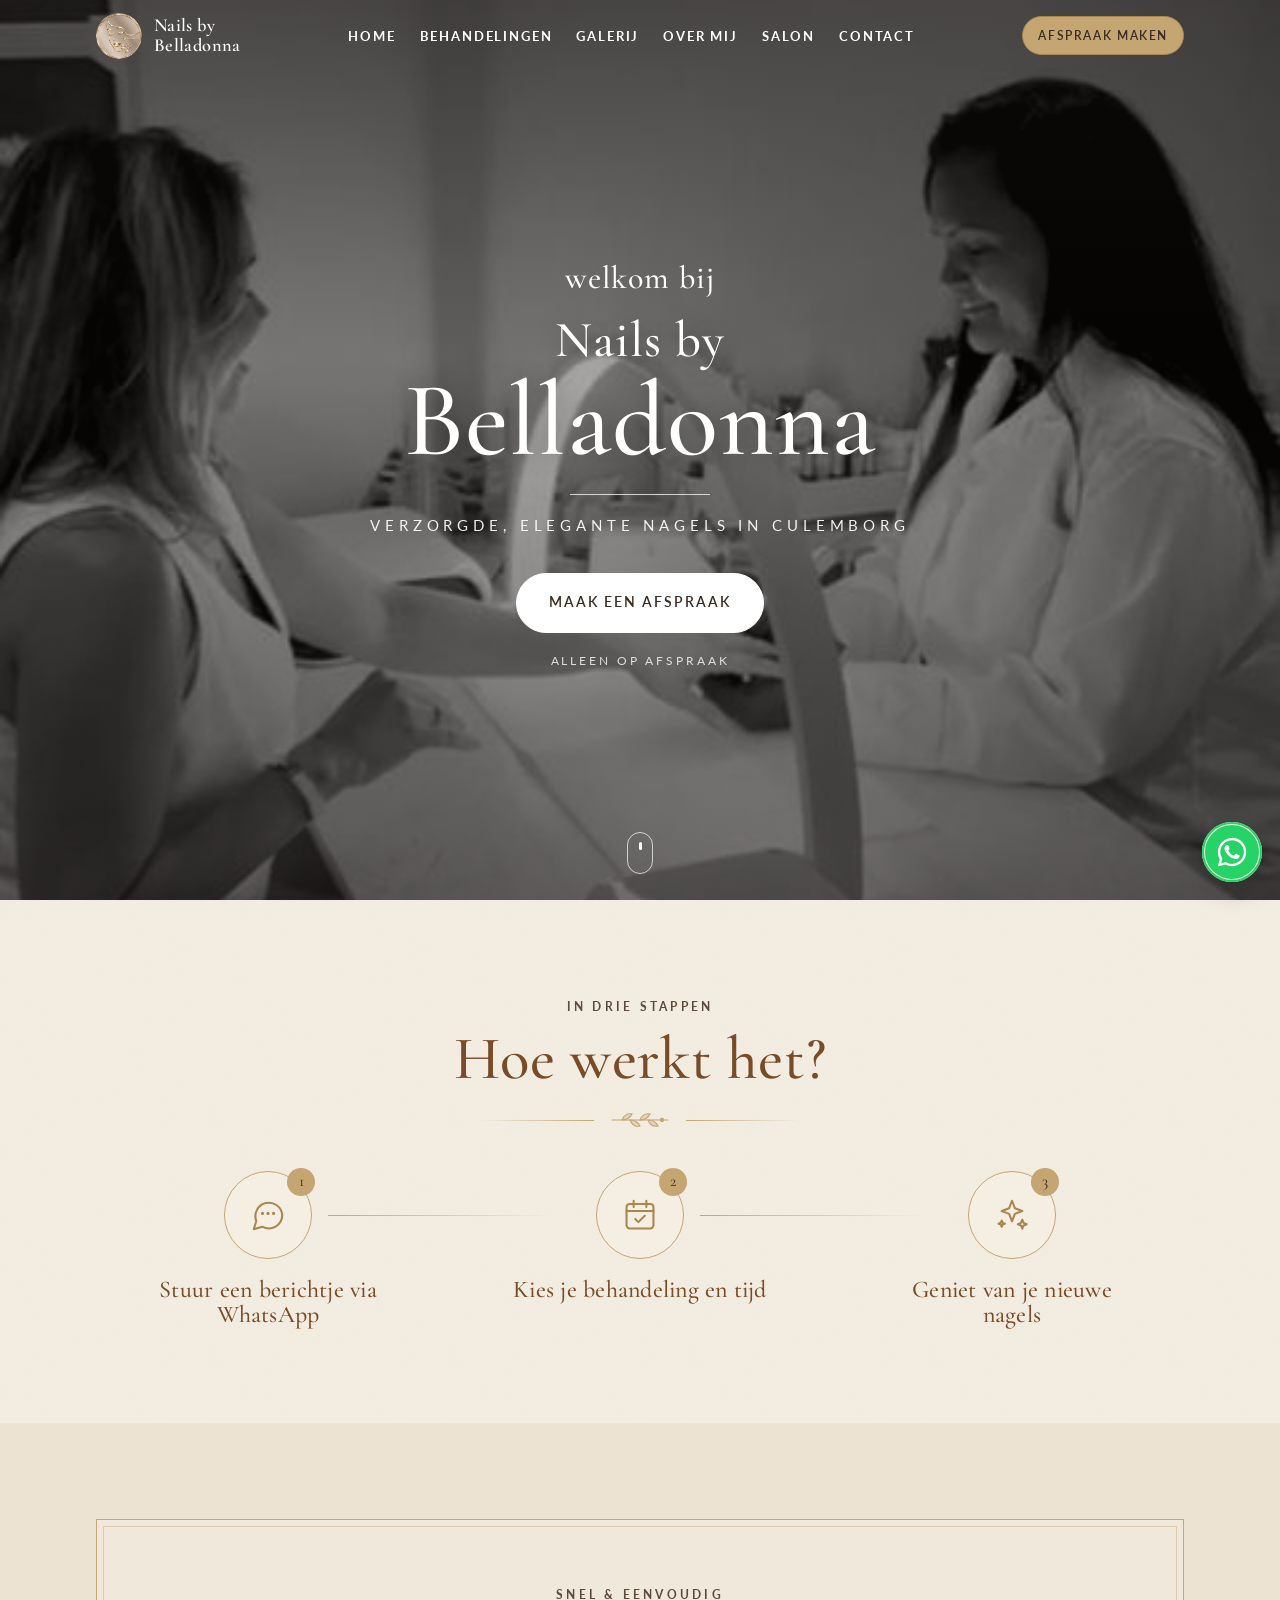
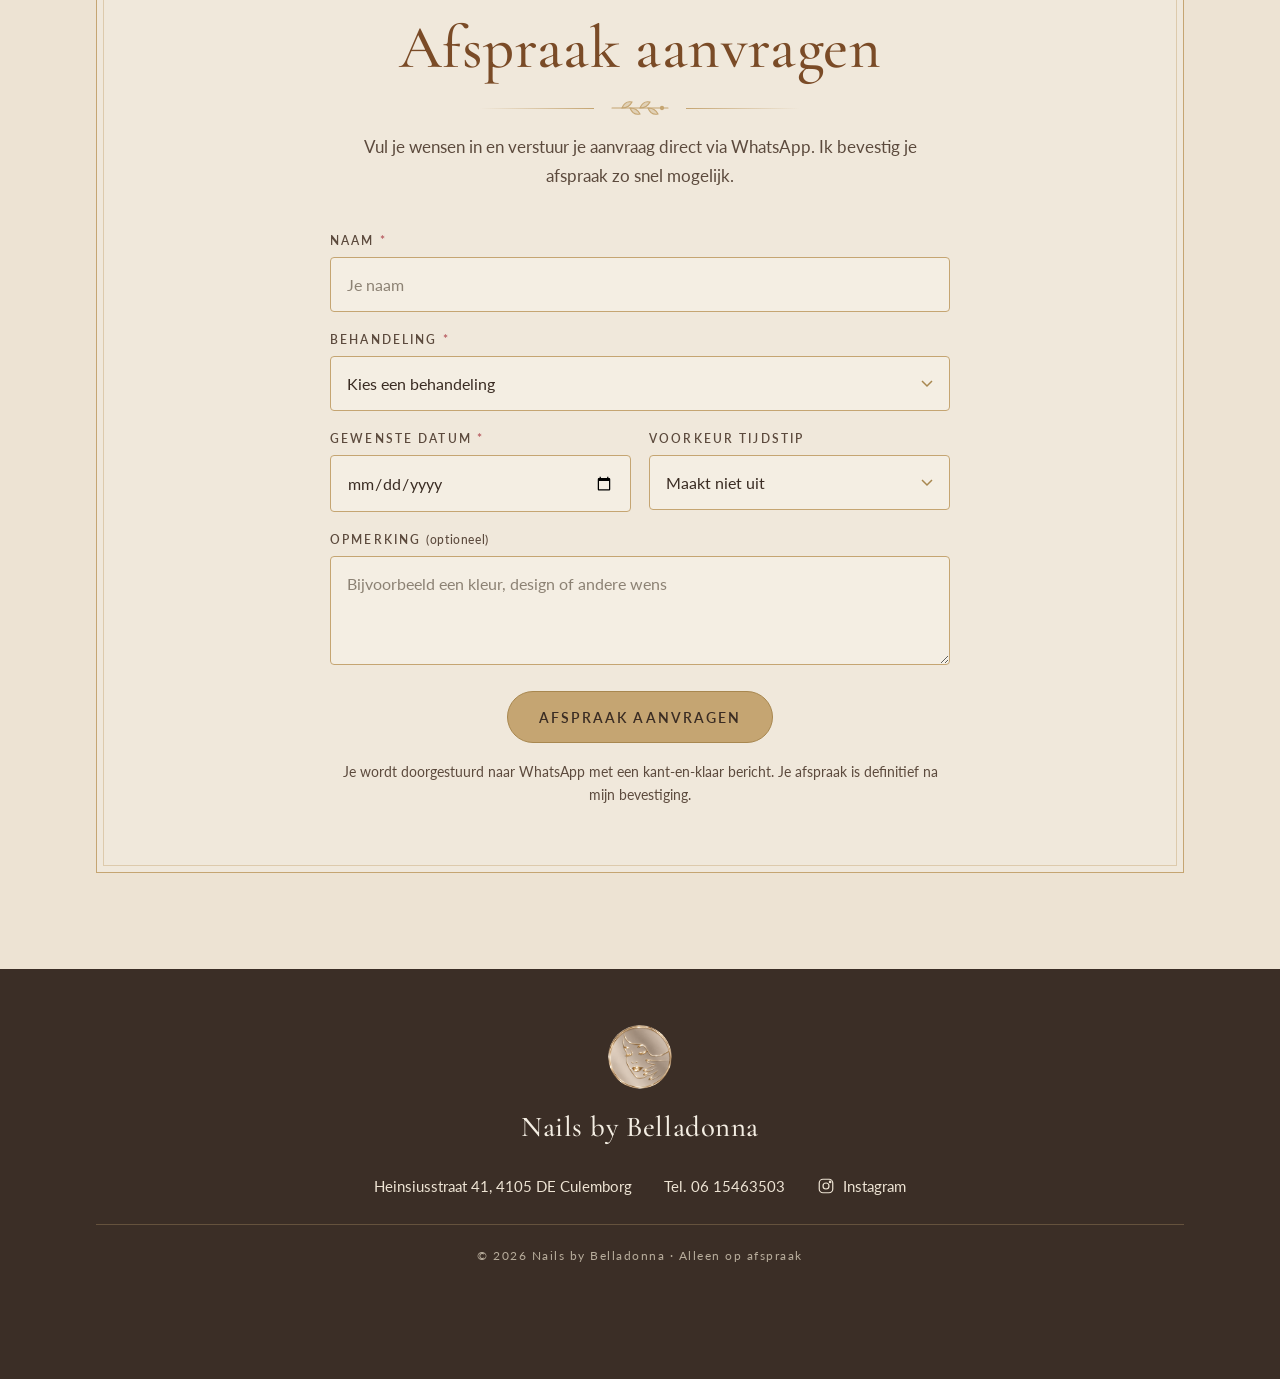
<file: index.html>
<!doctype html>
<html lang="nl">
<head>
<meta charset="utf-8">
<meta name="viewport" content="width=device-width, initial-scale=1">
<title>Nails by Belladonna | Manicure, BIAB &amp; Gellak in Culemborg</title>
<meta name="description" content="Nails by Belladonna in Culemborg: verzorgde, elegante nagels. Basis manicure, French manicure, BIAB en gellak. Alleen op afspraak – maak eenvoudig een afspraak via WhatsApp.">
<meta name="keywords" content="nagelsalon Culemborg, manicure Culemborg, BIAB Culemborg, gellak, gel nagels, French manicure">
<meta property="og:title" content="Nails by Belladonna | Manicure, BIAB & Gellak in Culemborg">
<meta property="og:description" content="Verzorgde, elegante nagels in Culemborg. Alleen op afspraak.">
<meta property="og:type" content="website">
<meta property="og:locale" content="nl_NL">
<meta name="theme-color" content="#F4EEE3">
<link rel="icon" type="image/png" href="img/logo-icon.png">
<link rel="apple-touch-icon" href="img/logo-icon.png">
<link rel="preconnect" href="https://fonts.googleapis.com">
<link rel="preconnect" href="https://fonts.gstatic.com" crossorigin>
<link href="https://fonts.googleapis.com/css2?family=Cormorant+Garamond:wght@500;600&family=Lato:wght@400;700&display=swap" rel="stylesheet">

<script type="application/ld+json">
{
  "@context": "https://schema.org",
  "@type": "NailSalon",
  "name": "Nails by Belladonna",
  "telephone": "+31615463503",
  "address": {
    "@type": "PostalAddress",
    "streetAddress": "Heinsiusstraat 41",
    "postalCode": "4105 DE",
    "addressLocality": "Culemborg",
    "addressCountry": "NL"
  },
  "url": "https://wa.me/31615463503"
}
</script>
<link rel="stylesheet" href="css/style.css">
</head>
<body class="no-js has-hero">

<!-- Herbruikbare SVG-symbolen -->
<svg width="0" height="0" style="position:absolute" aria-hidden="true">
  <defs>
    <symbol id="logo" viewBox="0 0 120 120">
      <circle cx="60" cy="60" r="56" fill="none" stroke="currentColor" stroke-width="2"/>
      <circle cx="60" cy="60" r="51" fill="none" stroke="currentColor" stroke-width=".8" opacity=".6"/>
      <g fill="none" stroke="currentColor" stroke-width="1.8" stroke-linecap="round" stroke-linejoin="round">
        <!-- haar -->
        <path d="M44 34c6-10 24-13 34-4 9 8 9 20 6 30 -2 8 0 16 6 22 -6 2 -12 0 -15-5"/>
        <path d="M44 34c-6 8 -7 20 -4 30 2 7 0 14 -6 19 6 2 11 0 14-4"/>
        <path d="M52 30c-4 6 -6 13 -5 20"/>
        <!-- gezicht -->
        <path d="M49 50c0 14 4 26 11 30 7-4 11-16 11-30"/>
        <!-- gesloten ogen -->
        <path d="M51 55c2 2 5 2 7 0"/>
        <path d="M62 55c2 2 5 2 7 0"/>
        <path d="M51 51c2-1 5-1 7 0" opacity=".6"/>
        <path d="M62 51c2-1 5-1 7 0" opacity=".6"/>
        <!-- neus & lippen -->
        <path d="M60 57v8l-2 1"/>
        <path d="M55 70c2 1 3 0 5 1 2-1 3 0 5-1 -2 3 -8 3 -10 0z"/>
        <!-- hals & hand -->
        <path d="M55 80v9M65 80v9"/>
        <path d="M46 96c4-4 10-6 14-6s10 2 14 6"/>
      </g>
    </symbol>
    <symbol id="sprig" viewBox="0 0 64 22">
      <g fill="none" stroke="currentColor" stroke-width="1.1" stroke-linecap="round">
        <path d="M4 11h56"/>
        <path d="M14 11c2-5 6-7 10-6-2 4-6 6-10 6z" fill="currentColor" fill-opacity=".35"/>
        <path d="M22 11c2 5 6 7 10 6-2-4-6-6-10-6z" fill="currentColor" fill-opacity=".35"/>
        <path d="M32 11c2-5 6-7 10-6-2 4-6 6-10 6z" fill="currentColor" fill-opacity=".35"/>
        <path d="M40 11c2 5 6 7 10 6-2-4-6-6-10-6z" fill="currentColor" fill-opacity=".35"/>
        <circle cx="54" cy="11" r="1.6" fill="currentColor"/>
      </g>
    </symbol>
    <symbol id="wa" viewBox="0 0 24 24">
      <path fill="currentColor" d="M17.47 14.38c-.3-.15-1.76-.87-2.03-.97-.27-.1-.47-.15-.67.15-.2.3-.77.97-.94 1.17-.17.2-.35.22-.65.07-.3-.15-1.26-.46-2.4-1.48-.89-.79-1.49-1.77-1.66-2.07-.17-.3-.02-.46.13-.61.14-.13.3-.35.45-.52.15-.17.2-.3.3-.5.1-.2.05-.37-.02-.52-.08-.15-.67-1.62-.92-2.22-.24-.58-.49-.5-.67-.51h-.57c-.2 0-.52.07-.8.37-.27.3-1.04 1.02-1.04 2.48 0 1.46 1.07 2.88 1.21 3.08.15.2 2.1 3.2 5.08 4.49.71.31 1.26.49 1.7.63.71.22 1.36.19 1.87.12.57-.09 1.76-.72 2-1.41.25-.7.25-1.29.17-1.41-.07-.13-.27-.2-.57-.35zM12.05 21.5h-.01a9.43 9.43 0 0 1-4.8-1.32l-.35-.2-3.57.93.95-3.48-.22-.36a9.4 9.4 0 0 1-1.44-5.02c0-5.2 4.24-9.44 9.45-9.44 2.52 0 4.89.99 6.67 2.77a9.37 9.37 0 0 1 2.76 6.68c0 5.21-4.24 9.44-9.44 9.44zm8.04-17.48A11.3 11.3 0 0 0 12.05.7C5.78.7.68 5.8.68 12.06c0 2 .52 3.96 1.52 5.68L.6 23.6l6.01-1.58a11.33 11.33 0 0 0 5.43 1.38h.01c6.26 0 11.36-5.1 11.36-11.36 0-3.03-1.18-5.89-3.32-8.03z"/>
    </symbol>
  </defs>
</svg>

<a class="skip" href="#main">Naar de inhoud</a>

<!-- ============ HEADER ============ -->
<header class="header" id="top">
  <div class="container">
    <a class="brand" href="#home" aria-label="Nails by Belladonna – naar home">
      <img class="logo" src="img/logo-icon.png" width="96" height="96" alt="" aria-hidden="true">
      <span>Nails by<br>Belladonna</span>
    </a>
    <nav class="nav" id="nav" aria-label="Hoofdmenu">
      <ul>
        <li><a href="#home">Home</a></li>
        <li><a href="behandelingen.html">Behandelingen</a></li>
        <li><a href="behandelingen.html#galerij">Galerij</a></li>
        <li><a href="behandelingen.html#over-mij">Over mij</a></li>
        <li><a href="behandelingen.html#salon">Salon</a></li>
        <li><a href="behandelingen.html#contact">Contact</a></li>
        <li class="nav-cta"><a class="btn" href="#afspraak">Afspraak maken</a></li>
      </ul>
    </nav>
    <a class="btn" href="#afspraak">Afspraak maken</a>
    <button class="menu-toggle" aria-label="Menu openen" aria-expanded="false" aria-controls="nav"><span></span></button>
  </div>
</header>

<main id="main">

<!-- ============ HERO (video in zwart-wit) ============ -->
<section class="hero" id="home">
  <!-- Video's in zwart-wit (filter in CSS), na elkaar afgespeeld met een zachte overgang -->
  <div class="hero-media" aria-hidden="true">
    <video class="hero-vid is-active" autoplay muted playsinline preload="auto" poster="img/hero-poster-behandeling.jpg" src="video/salon-behandeling.mp4"></video>
    <video class="hero-vid" muted playsinline preload="none" poster="img/hero-poster-ingang.jpg" data-src="video/salon-ingang.mp4" data-end="25"></video>
  </div>
  <div class="hero-shade" aria-hidden="true"></div>
  <div class="hero-content container">
    <p class="hero-kicker reveal">welkom bij</p>
    <h1 class="reveal d1"><span class="h1-small">Nails by</span>Belladonna</h1>
    <div class="rule reveal d1" aria-hidden="true"></div>
    <p class="sub reveal d2">Verzorgde, elegante nagels in Culemborg</p>
    <div class="hero-actions reveal d3">
      <a class="btn btn--lg btn--light" href="#afspraak">Maak een afspraak</a>
    </div>
    <p class="note reveal d3">Alleen op afspraak</p>
  </div>
  <a class="hero-scroll" href="#hoe-werkt-het" aria-label="Scroll naar beneden"></a>
</section>


<!-- ============ HOE WERKT HET ============ -->
<section id="hoe-werkt-het">
  <div class="container">
    <div class="section-head reveal">
      <span class="eyebrow">In drie stappen</span>
      <h2>Hoe werkt het?</h2>
      <div class="divider" aria-hidden="true"><svg><use href="#sprig"/></svg></div>
    </div>
    <ol class="steps">
      <li class="reveal">
        <div class="icon" aria-hidden="true">
          <svg viewBox="0 0 24 24" fill="none" stroke="currentColor" stroke-width="1.3" stroke-linecap="round" stroke-linejoin="round"><path d="M21 12a8.5 8.5 0 0 1-12.6 7.4L3 21l1.6-5.2A8.5 8.5 0 1 1 21 12z"/><path d="M8.5 11h.01M12 11h.01M15.5 11h.01" stroke-width="2"/></svg>
        </div>
        <h3>Stuur een berichtje via WhatsApp</h3>
      </li>
      <li class="reveal d1">
        <div class="icon" aria-hidden="true">
          <svg viewBox="0 0 24 24" fill="none" stroke="currentColor" stroke-width="1.3" stroke-linecap="round" stroke-linejoin="round"><rect x="3.5" y="5" width="17" height="15.5" rx="2"/><path d="M3.5 9.5h17M8 3v4M16 3v4"/><path d="M9 14.5l2 2 4-4"/></svg>
        </div>
        <h3>Kies je behandeling en tijd</h3>
      </li>
      <li class="reveal d2">
        <div class="icon" aria-hidden="true">
          <svg viewBox="0 0 24 24" fill="none" stroke="currentColor" stroke-width="1.3" stroke-linecap="round" stroke-linejoin="round"><path d="M12 3l1.8 4.7L18.5 9.5l-4.7 1.8L12 16l-1.8-4.7L5.5 9.5l4.7-1.8z"/><path d="M18.5 15l.8 2 2 .8-2 .8-.8 2-.8-2-2-.8 2-.8zM5.5 15.5l.6 1.4 1.4.6-1.4.6-.6 1.4-.6-1.4-1.4-.6 1.4-.6z"/></svg>
        </div>
        <h3>Geniet van je nieuwe nagels</h3>
      </li>
    </ol>
  </div>
</section>

<!-- ============ AFSPRAAK FORMULIER ============ -->
<section id="afspraak" class="alt">
  <div class="container">
    <div class="frame booking-frame">
      <div class="section-head reveal">
        <span class="eyebrow">Snel &amp; eenvoudig</span>
        <h2>Afspraak aanvragen</h2>
        <div class="divider" aria-hidden="true"><svg><use href="#sprig"/></svg></div>
        <p>Vul je wensen in en verstuur je aanvraag direct via WhatsApp. Ik bevestig je afspraak zo snel mogelijk.</p>
      </div>
      <form class="booking reveal" id="booking-form" novalidate>
        <div class="field">
          <label for="f-naam">Naam <span aria-hidden="true">*</span></label>
          <input id="f-naam" name="naam" type="text" autocomplete="given-name" required placeholder="Je naam">
          <p class="error" id="e-naam" role="alert"></p>
        </div>
        <div class="field">
          <label for="f-behandeling">Behandeling <span aria-hidden="true">*</span></label>
          <select id="f-behandeling" name="behandeling" required>
            <option value="">Kies een behandeling</option>
            <optgroup label="Basis manicure">
              <option value="Basis manicure">Basis manicure – € 25,00</option>
              <option value="French manicure / design / simple">French manicure / design / simple – € 30,00</option>
            </optgroup>
            <optgroup label="BIAB">
              <option value="BIAB op natuurlijke nagel">BIAB op natuurlijke nagel – € 30,00</option>
              <option value="BIAB met gellak">BIAB met gellak – € 35,00</option>
            </optgroup>
            <optgroup label="Gellak">
              <option value="Gel nails">Gel nails – € 30,00</option>
              <option value="Soft gel">Soft gel – € 45,00</option>
              <option value="Oude gellak verwijderen">Oude gellak verwijderen – € 10,00</option>
            </optgroup>
            <option>Weet ik nog niet – graag advies</option>
          </select>
          <p class="error" id="e-behandeling" role="alert"></p>
        </div>
        <div class="field-row">
          <div class="field">
            <label for="f-datum">Gewenste datum <span aria-hidden="true">*</span></label>
            <input id="f-datum" name="datum" type="date" required>
            <p class="error" id="e-datum" role="alert"></p>
          </div>
          <div class="field">
            <label for="f-tijd">Voorkeur tijdstip</label>
            <select id="f-tijd" name="tijd">
              <option>Maakt niet uit</option>
              <option>Ochtend (9:00 – 12:00)</option>
              <option>Middag (12:00 – 17:00)</option>
              <option>Avond (na 17:00)</option>
            </select>
          </div>
        </div>
        <div class="field">
          <label for="f-opmerking">Opmerking <span class="opt">(optioneel)</span></label>
          <textarea id="f-opmerking" name="opmerking" rows="3" placeholder="Bijvoorbeeld een kleur, design of andere wens"></textarea>
        </div>
        <button class="btn btn--lg" type="submit">Afspraak aanvragen</button>
        <p class="form-note">Je wordt doorgestuurd naar WhatsApp met een kant-en-klaar bericht. Je afspraak is definitief na mijn bevestiging.</p>
      </form>
    </div>
  </div>
</section>

</main>

<!-- ============ FOOTER ============ -->
<footer class="footer">
  <div class="container">
    <img class="logo" src="img/logo-icon.png" width="96" height="96" alt="" aria-hidden="true">
    <div class="name">Nails by Belladonna</div>
    <ul>
      <li>Heinsiusstraat 41, 4105 DE Culemborg</li>
      <li><a href="tel:+31615463503">Tel. 06 15463503</a></li>
      <li><a class="social" href="https://www.instagram.com/" target="_blank" rel="noopener" aria-label="Instagram van Nails by Belladonna">
        <svg viewBox="0 0 24 24" fill="none" stroke="currentColor" stroke-width="1.6" aria-hidden="true"><rect x="3" y="3" width="18" height="18" rx="5"/><circle cx="12" cy="12" r="4"/><circle cx="17.5" cy="6.5" r="1" fill="currentColor"/></svg>Instagram</a></li>
    </ul>
    <p class="copy">© 2026 Nails by Belladonna · Alleen op afspraak</p>
  </div>
</footer>

<a class="wa-float wa-link" href="https://wa.me/31615463503" target="_blank" rel="noopener" aria-label="Stuur een WhatsApp-bericht">
  <svg aria-hidden="true"><use href="#wa"/></svg>
</a>

<script src="js/main.js"></script>
</body>
</html>
</file>
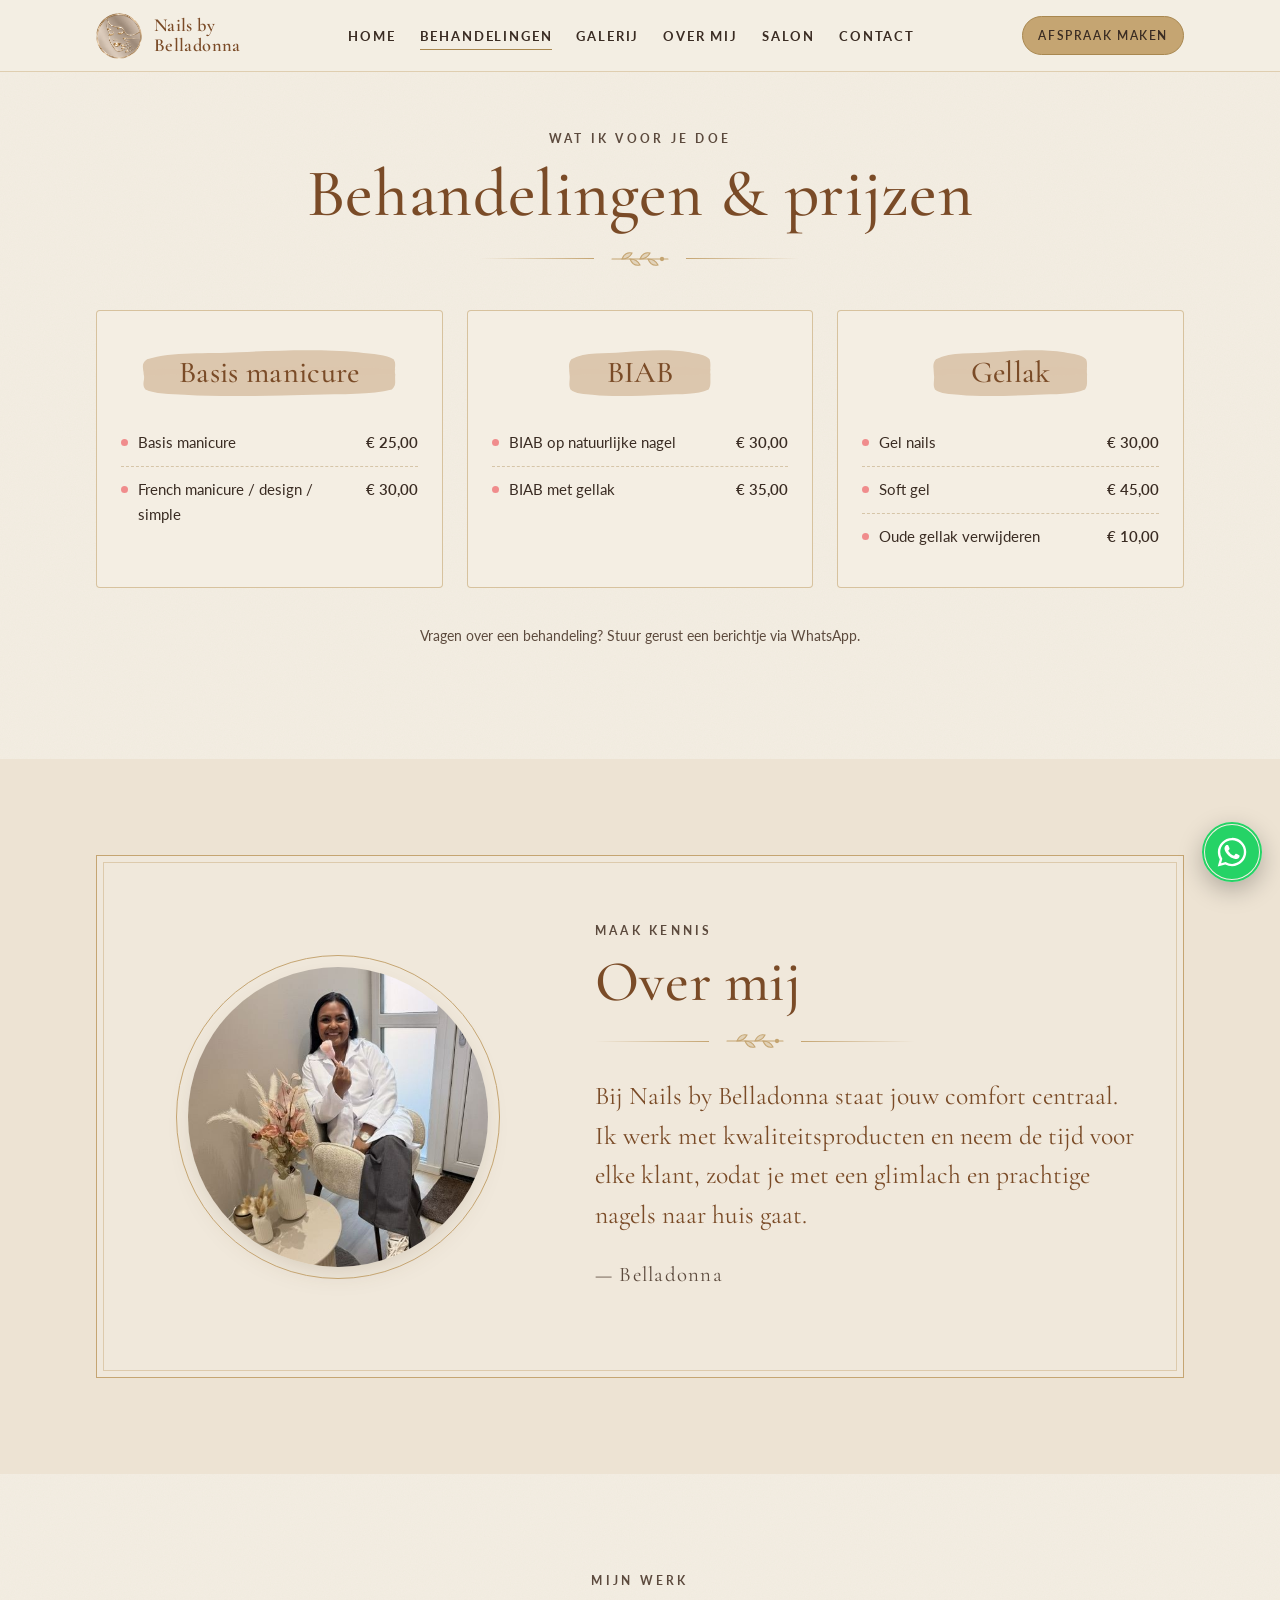
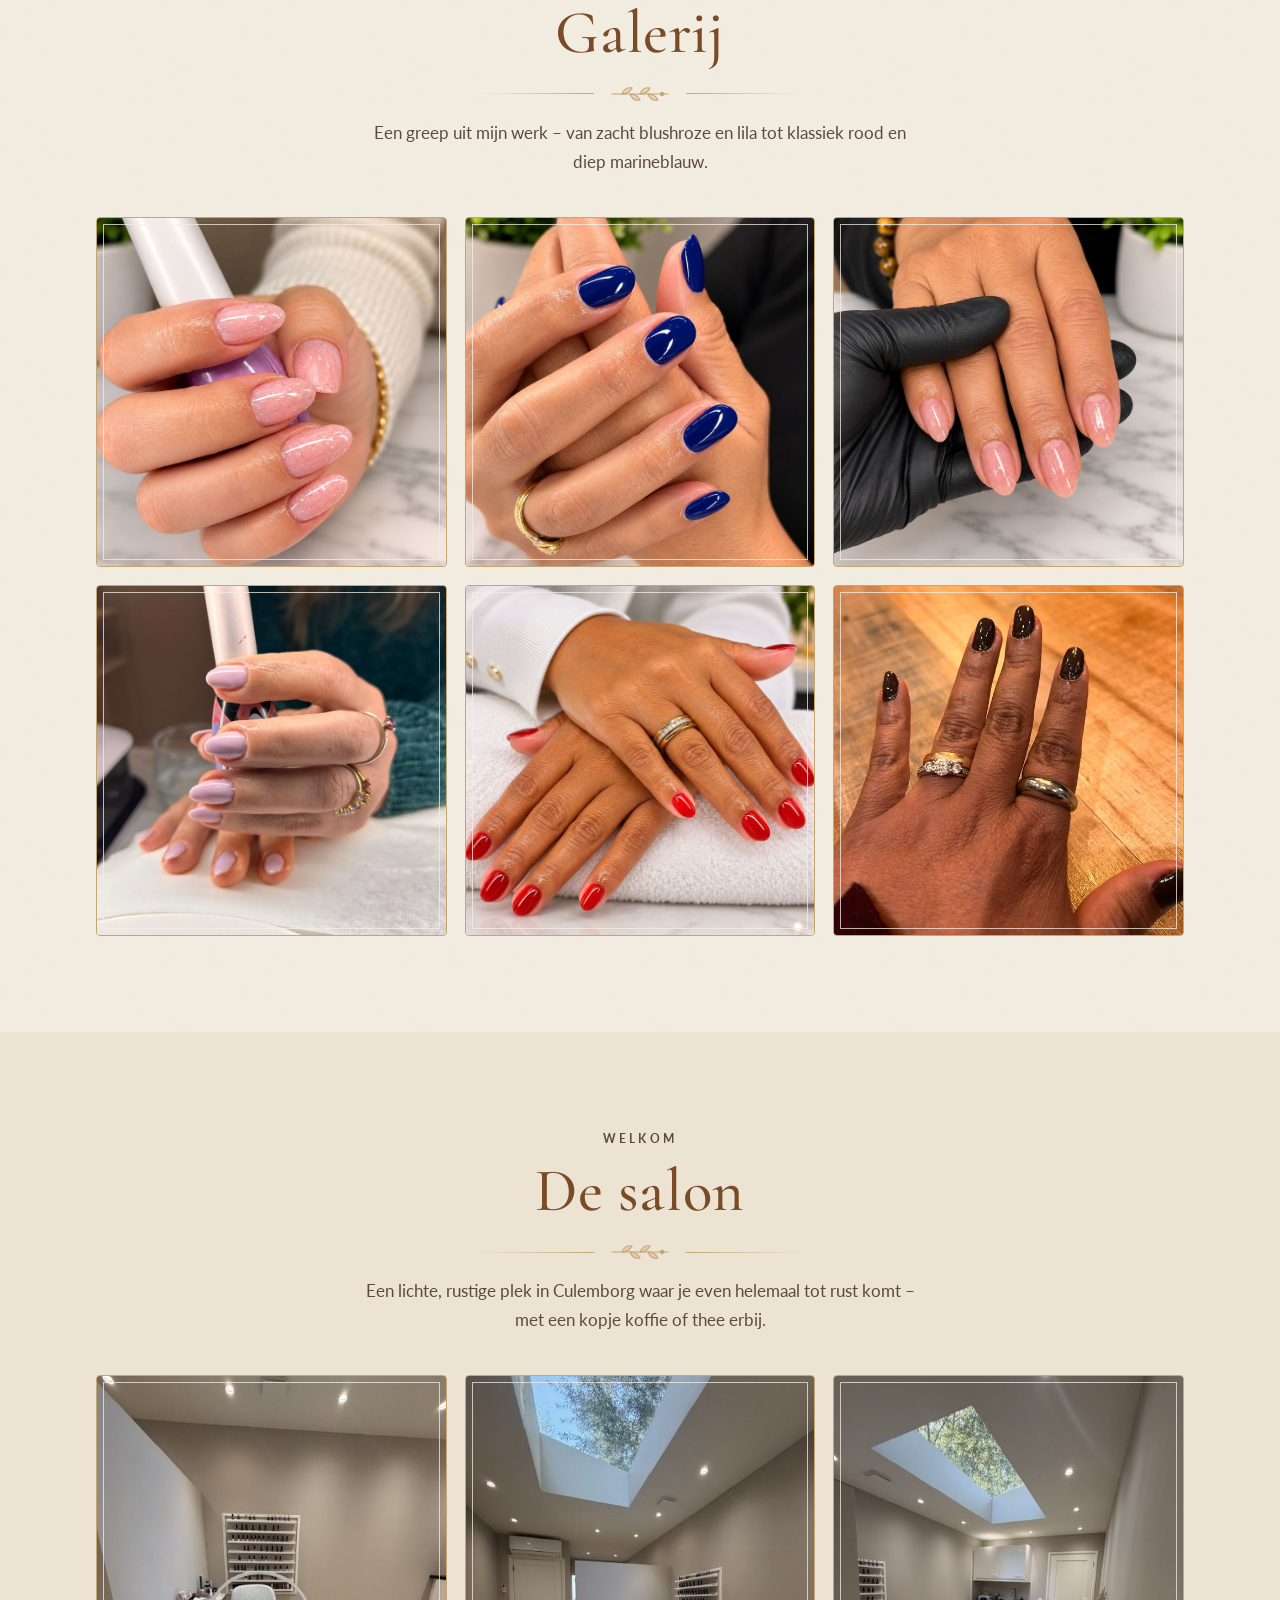
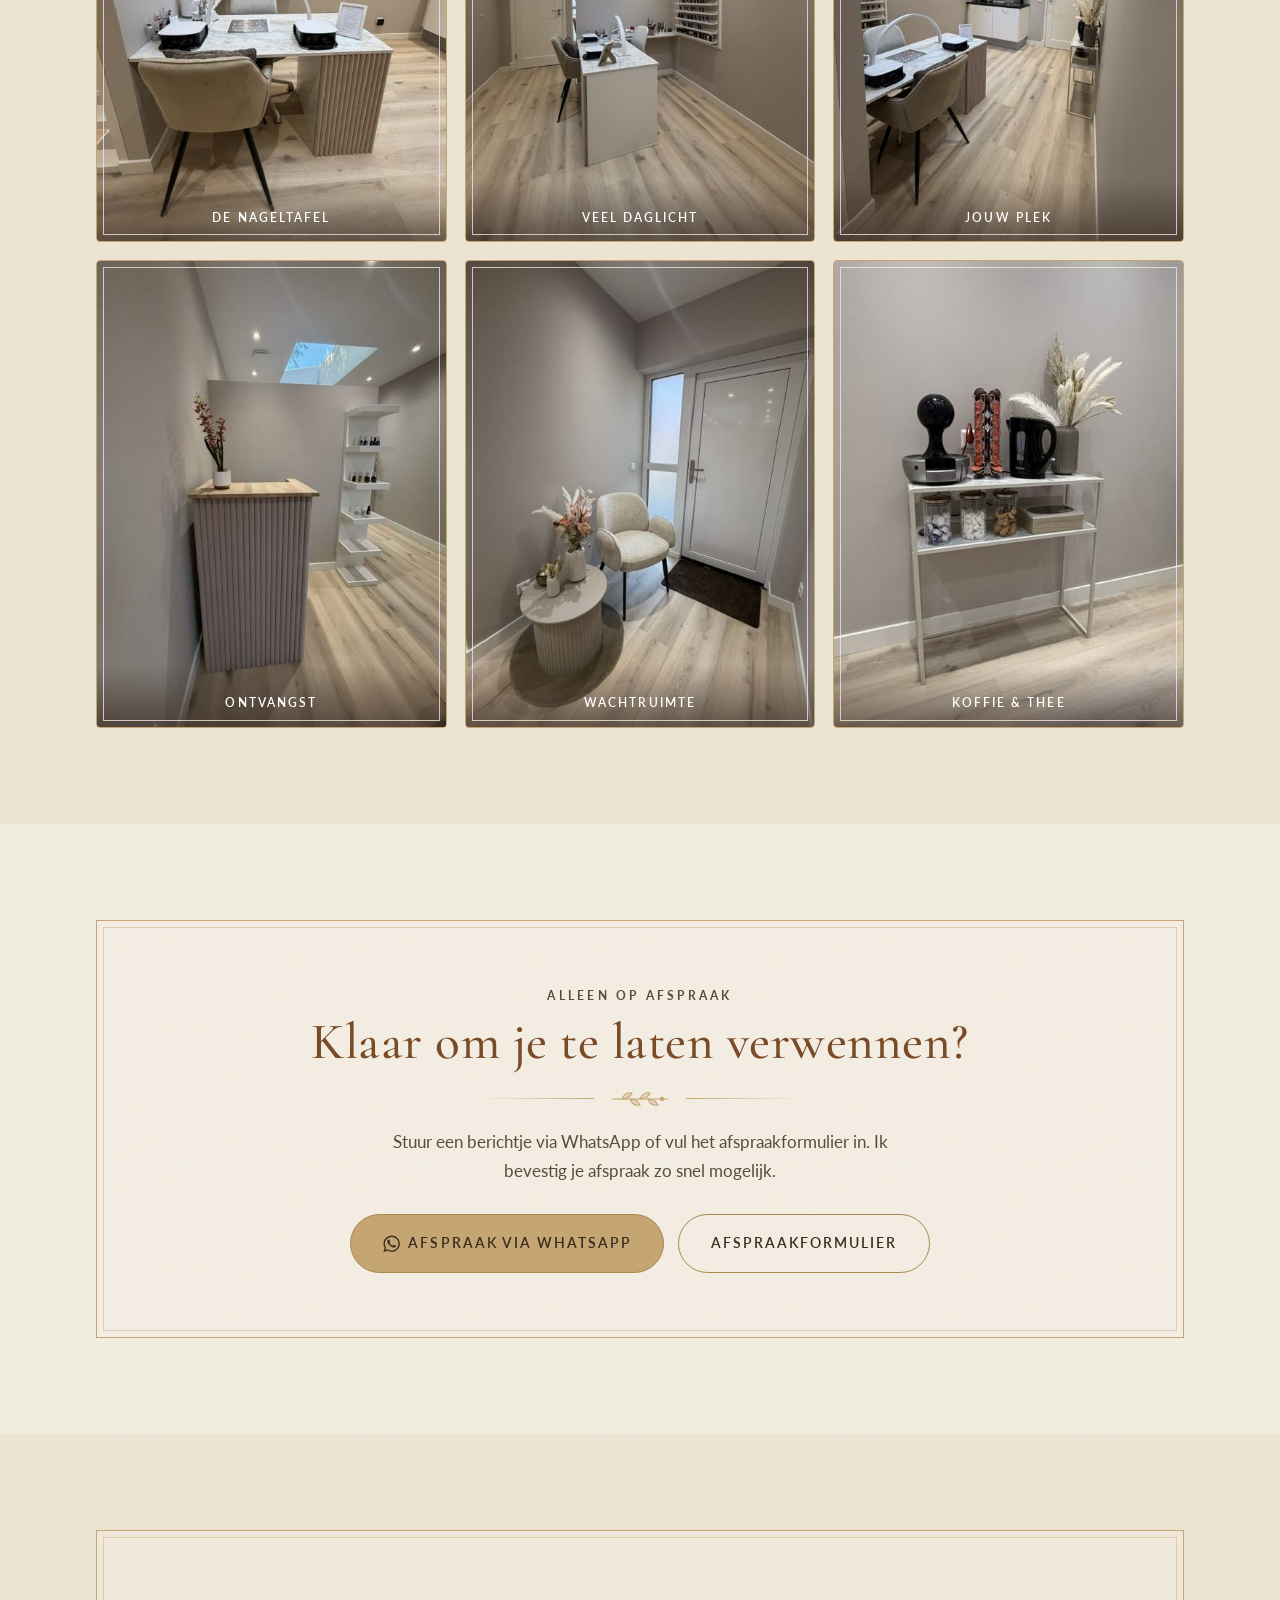
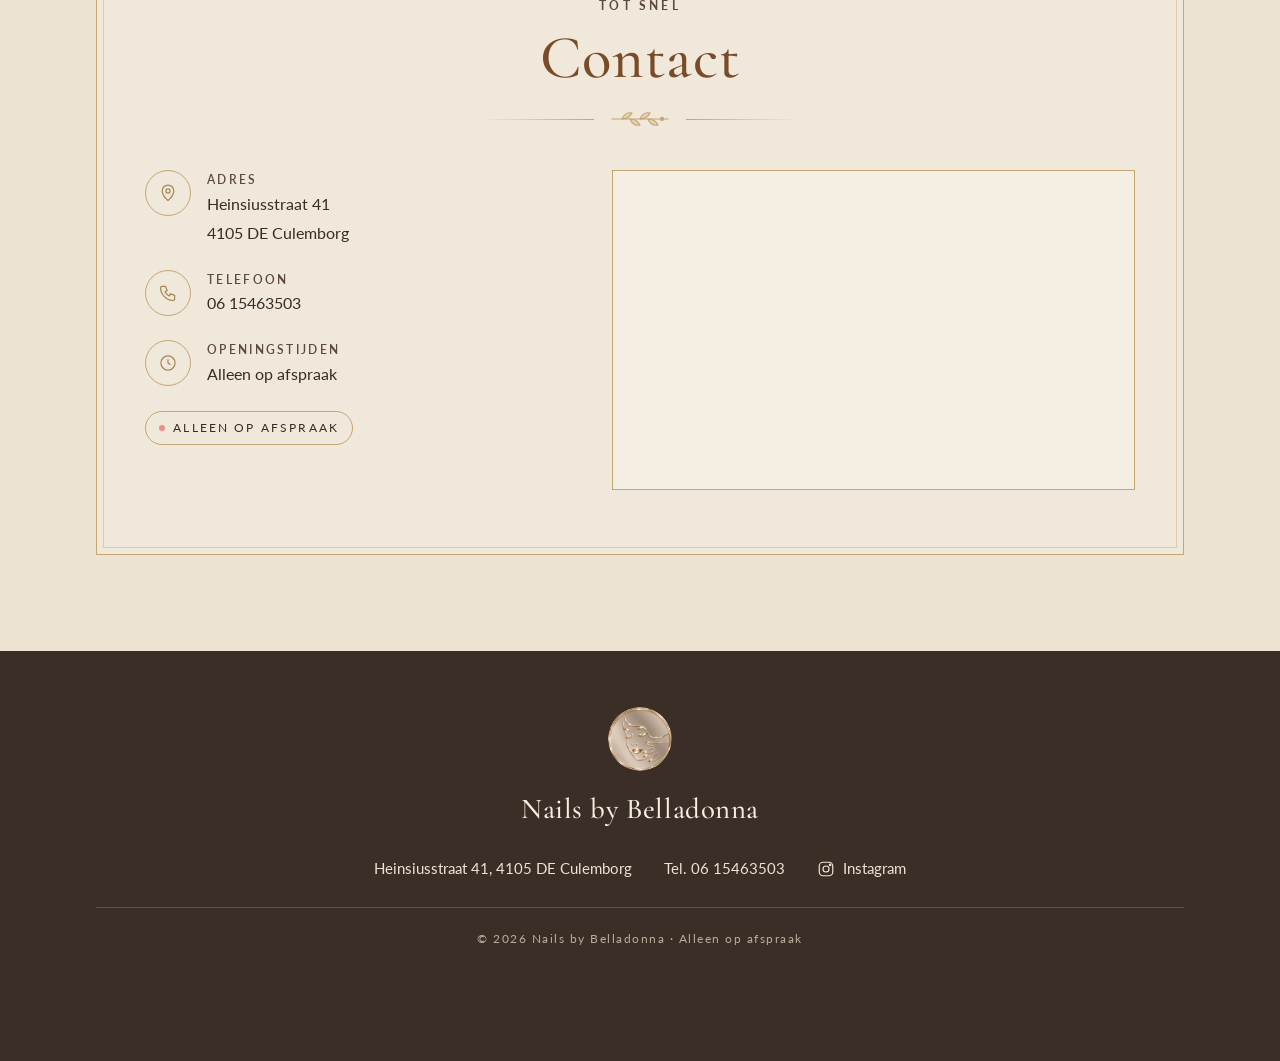
<file: behandelingen.html>
<!doctype html>
<html lang="nl">
<head>
<meta charset="utf-8">
<meta name="viewport" content="width=device-width, initial-scale=1">
<title>Behandelingen &amp; prijzen | Nails by Belladonna Culemborg</title>
<meta name="description" content="Prijslijst, foto's van ons werk en van de salon – Nails by Belladonna in Culemborg: basis manicure, French manicure, BIAB, gellak, gel nails en soft gel. Alleen op afspraak.">
<meta property="og:title" content="Behandelingen & prijzen | Nails by Belladonna Culemborg">
<meta property="og:description" content="Manicure, BIAB, gellak en soft gel in Culemborg. Bekijk de prijzen en maak een afspraak.">
<meta property="og:type" content="website">
<meta property="og:locale" content="nl_NL">
<meta name="theme-color" content="#F4EEE3">
<link rel="icon" type="image/png" href="img/logo-icon.png">
<link rel="apple-touch-icon" href="img/logo-icon.png">
<link rel="preconnect" href="https://fonts.googleapis.com">
<link rel="preconnect" href="https://fonts.gstatic.com" crossorigin>
<link href="https://fonts.googleapis.com/css2?family=Cormorant+Garamond:wght@500;600&family=Lato:wght@400;700&display=swap" rel="stylesheet">
<link rel="stylesheet" href="css/style.css">
</head>
<body class="no-js">

<body class="no-js">

<!-- Herbruikbare SVG-symbolen -->
<svg width="0" height="0" style="position:absolute" aria-hidden="true">
  <defs>
    <symbol id="logo" viewBox="0 0 120 120">
      <circle cx="60" cy="60" r="56" fill="none" stroke="currentColor" stroke-width="2"/>
      <circle cx="60" cy="60" r="51" fill="none" stroke="currentColor" stroke-width=".8" opacity=".6"/>
      <g fill="none" stroke="currentColor" stroke-width="1.8" stroke-linecap="round" stroke-linejoin="round">
        <!-- haar -->
        <path d="M44 34c6-10 24-13 34-4 9 8 9 20 6 30 -2 8 0 16 6 22 -6 2 -12 0 -15-5"/>
        <path d="M44 34c-6 8 -7 20 -4 30 2 7 0 14 -6 19 6 2 11 0 14-4"/>
        <path d="M52 30c-4 6 -6 13 -5 20"/>
        <!-- gezicht -->
        <path d="M49 50c0 14 4 26 11 30 7-4 11-16 11-30"/>
        <!-- gesloten ogen -->
        <path d="M51 55c2 2 5 2 7 0"/>
        <path d="M62 55c2 2 5 2 7 0"/>
        <path d="M51 51c2-1 5-1 7 0" opacity=".6"/>
        <path d="M62 51c2-1 5-1 7 0" opacity=".6"/>
        <!-- neus & lippen -->
        <path d="M60 57v8l-2 1"/>
        <path d="M55 70c2 1 3 0 5 1 2-1 3 0 5-1 -2 3 -8 3 -10 0z"/>
        <!-- hals & hand -->
        <path d="M55 80v9M65 80v9"/>
        <path d="M46 96c4-4 10-6 14-6s10 2 14 6"/>
      </g>
    </symbol>
    <symbol id="sprig" viewBox="0 0 64 22">
      <g fill="none" stroke="currentColor" stroke-width="1.1" stroke-linecap="round">
        <path d="M4 11h56"/>
        <path d="M14 11c2-5 6-7 10-6-2 4-6 6-10 6z" fill="currentColor" fill-opacity=".35"/>
        <path d="M22 11c2 5 6 7 10 6-2-4-6-6-10-6z" fill="currentColor" fill-opacity=".35"/>
        <path d="M32 11c2-5 6-7 10-6-2 4-6 6-10 6z" fill="currentColor" fill-opacity=".35"/>
        <path d="M40 11c2 5 6 7 10 6-2-4-6-6-10-6z" fill="currentColor" fill-opacity=".35"/>
        <circle cx="54" cy="11" r="1.6" fill="currentColor"/>
      </g>
    </symbol>
    <symbol id="wa" viewBox="0 0 24 24">
      <path fill="currentColor" d="M17.47 14.38c-.3-.15-1.76-.87-2.03-.97-.27-.1-.47-.15-.67.15-.2.3-.77.97-.94 1.17-.17.2-.35.22-.65.07-.3-.15-1.26-.46-2.4-1.48-.89-.79-1.49-1.77-1.66-2.07-.17-.3-.02-.46.13-.61.14-.13.3-.35.45-.52.15-.17.2-.3.3-.5.1-.2.05-.37-.02-.52-.08-.15-.67-1.62-.92-2.22-.24-.58-.49-.5-.67-.51h-.57c-.2 0-.52.07-.8.37-.27.3-1.04 1.02-1.04 2.48 0 1.46 1.07 2.88 1.21 3.08.15.2 2.1 3.2 5.08 4.49.71.31 1.26.49 1.7.63.71.22 1.36.19 1.87.12.57-.09 1.76-.72 2-1.41.25-.7.25-1.29.17-1.41-.07-.13-.27-.2-.57-.35zM12.05 21.5h-.01a9.43 9.43 0 0 1-4.8-1.32l-.35-.2-3.57.93.95-3.48-.22-.36a9.4 9.4 0 0 1-1.44-5.02c0-5.2 4.24-9.44 9.45-9.44 2.52 0 4.89.99 6.67 2.77a9.37 9.37 0 0 1 2.76 6.68c0 5.21-4.24 9.44-9.44 9.44zm8.04-17.48A11.3 11.3 0 0 0 12.05.7C5.78.7.68 5.8.68 12.06c0 2 .52 3.96 1.52 5.68L.6 23.6l6.01-1.58a11.33 11.33 0 0 0 5.43 1.38h.01c6.26 0 11.36-5.1 11.36-11.36 0-3.03-1.18-5.89-3.32-8.03z"/>
    </symbol>
  </defs>
</svg>


<a class="skip" href="#main">Naar de inhoud</a>

<!-- ============ HEADER ============ -->
<header class="header" id="top">
  <div class="container">
    <a class="brand" href="index.html" aria-label="Nails by Belladonna – naar home">
      <img class="logo" src="img/logo-icon.png" width="96" height="96" alt="" aria-hidden="true">
      <span>Nails by<br>Belladonna</span>
    </a>
    <nav class="nav" id="nav" aria-label="Hoofdmenu">
      <ul>
        <li><a href="index.html">Home</a></li>
        <li><a href="behandelingen.html" aria-current="page">Behandelingen</a></li>
        <li><a href="#galerij">Galerij</a></li>
        <li><a href="#over-mij">Over mij</a></li>
        <li><a href="#salon">Salon</a></li>
        <li><a href="#contact">Contact</a></li>
        <li class="nav-cta"><a class="btn" href="index.html#afspraak">Afspraak maken</a></li>
      </ul>
    </nav>
    <a class="btn" href="index.html#afspraak">Afspraak maken</a>
    <button class="menu-toggle" aria-label="Menu openen" aria-expanded="false" aria-controls="nav"><span></span></button>
  </div>
</header>

<main id="main">

<!-- ============ BEHANDELINGEN ============ -->
<section id="behandelingen" class="page-top">
  <div class="container">
    <div class="section-head reveal">
      <span class="eyebrow">Wat ik voor je doe</span>
      <h1>Behandelingen &amp; prijzen</h1>
      <div class="divider" aria-hidden="true"><svg><use href="#sprig"/></svg></div>
    </div>

    <div class="services">
      <article class="card reveal">
        <h3><span class="brush">Basis manicure</span></h3>
        <ul class="price-list">
          <li><span class="name">Basis manicure</span><span class="price">€ 25,00</span></li>
          <li><span class="name">French manicure / design / simple</span><span class="price">€ 30,00</span></li>
        </ul>
      </article>

      <article class="card reveal d1">
        <h3><span class="brush">BIAB</span></h3>
        <ul class="price-list">
          <li><span class="name">BIAB op natuurlijke nagel</span><span class="price">€ 30,00</span></li>
          <li><span class="name">BIAB met gellak</span><span class="price">€ 35,00</span></li>
        </ul>
      </article>

      <article class="card reveal d2">
        <h3><span class="brush">Gellak</span></h3>
        <ul class="price-list">
          <li><span class="name">Gel nails</span><span class="price">€ 30,00</span></li>
          <li><span class="name">Soft gel</span><span class="price">€ 45,00</span></li>
          <li><span class="name">Oude gellak verwijderen</span><span class="price">€ 10,00</span></li>
        </ul>
      </article>
    </div>
    <p class="services-note reveal">Vragen over een behandeling? Stuur gerust een berichtje via WhatsApp.</p>
  </div>
</section>

<!-- ============ OVER MIJ ============ -->
<section id="over-mij" class="alt">
  <div class="container">
    <div class="frame">
      <div class="about">
        <div class="portrait reveal">
          <div class="circle"><img src="img/over-mij.jpg" width="480" height="640" loading="lazy" alt="De nagelstyliste van Nails by Belladonna, glimlachend in de wachtruimte van de salon" style="object-position:55% 18%"></div>
        </div>
        <div class="text reveal d1">
          <span class="eyebrow">Maak kennis</span>
          <h2 style="font-size:clamp(2.6rem,7vw,3.6rem)">Over mij</h2>
          <div class="divider" aria-hidden="true"><svg><use href="#sprig"/></svg></div>
          <blockquote style="margin-top:24px">
            Bij Nails by Belladonna staat jouw comfort centraal. Ik werk met kwaliteitsproducten en neem de tijd voor elke klant, zodat je met een glimlach en prachtige nagels naar huis gaat.
          </blockquote>
          <p class="sign">— Belladonna</p>
        </div>
      </div>
    </div>
  </div>
</section>

<!-- ============ GALERIJ ============ -->
<section id="galerij">
  <div class="container">
    <div class="section-head reveal">
      <span class="eyebrow">Mijn werk</span>
      <h2>Galerij</h2>
      <div class="divider" aria-hidden="true"><svg><use href="#sprig"/></svg></div>
      <p>Een greep uit mijn werk – van zacht blushroze en lila tot klassiek rood en diep marineblauw.</p>
    </div>
    <div class="gallery">
      <figure class="reveal" tabindex="0"><img src="img/galerij-blushroze-glitter.jpg" width="800" height="1067" loading="lazy" style="object-position:50% 62%" alt="Glanzende blushroze manicure met fijne glitter op amandelvormige nagels"><figcaption>Blushroze glitter</figcaption></figure>
      <figure class="reveal d1" tabindex="0"><img src="img/galerij-marineblauw.jpg" width="800" height="1067" loading="lazy" style="object-position:50% 55%" alt="Glanzende marineblauwe gellak op korte, ronde nagels"><figcaption>Marineblauw</figcaption></figure>
      <figure class="reveal d2" tabindex="0"><img src="img/galerij-nude-glitter.jpg" width="800" height="875" loading="lazy" style="object-position:50% 80%" alt="Nude roze nagels met subtiele glitter en een glanzende afwerking"><figcaption>Nude glitter</figcaption></figure>
      <figure class="reveal" tabindex="0"><img src="img/galerij-lila.jpg" width="800" height="1067" loading="lazy" style="object-position:30% 72%" alt="Zachte lila gellak op amandelvormige nagels"><figcaption>Lila</figcaption></figure>
      <figure class="reveal d1" tabindex="0"><img src="img/galerij-rood.jpg" width="800" height="709" loading="lazy" style="object-position:50% 60%" alt="Glanzende rode gellak op ronde nagels, handen op een witte handdoek"><figcaption>Klassiek rood</figcaption></figure>
      <figure class="reveal d2" tabindex="0"><img src="img/galerij-chocoladebruin.jpg" width="631" height="640" loading="lazy" style="object-position:50% 25%" alt="Glanzende chocoladebruine gellak op ronde nagels"><figcaption>Chocoladebruin</figcaption></figure>
    </div>
  </div>
</section>


<!-- ============ DE SALON ============ -->
<section id="salon" class="alt">
  <div class="container">
    <div class="section-head reveal">
      <span class="eyebrow">Welkom</span>
      <h2>De salon</h2>
      <div class="divider" aria-hidden="true"><svg><use href="#sprig"/></svg></div>
      <p>Een lichte, rustige plek in Culemborg waar je even helemaal tot rust komt – met een kopje koffie of thee erbij.</p>
    </div>
    <div class="salon-grid">
      <figure class="reveal"><img src="img/salon-nageltafel.jpg" width="480" height="640" loading="lazy" alt="Nageltafel met lamp, uv-lampen en een wand vol nagellak"><figcaption>De nageltafel</figcaption></figure>
      <figure class="reveal d1"><img src="img/salon-daklicht.jpg" width="480" height="640" loading="lazy" alt="Behandelruimte met groot daklicht en uitzicht op het groen"><figcaption>Veel daglicht</figcaption></figure>
      <figure class="reveal d2"><img src="img/salon-werkplek.jpg" width="480" height="640" loading="lazy" alt="Werkplek met comfortabele stoel, nageltafel en keukentje"><figcaption>Jouw plek</figcaption></figure>
      <figure class="reveal"><img src="img/salon-balie.jpg" width="480" height="640" loading="lazy" alt="Ontvangstbalie met orchidee en een rek met nagelproducten"><figcaption>Ontvangst</figcaption></figure>
      <figure class="reveal d1"><img src="img/salon-wachtruimte.jpg" width="480" height="640" loading="lazy" alt="Gezellige wachtruimte met stoel, bijzettafel en droogbloemen"><figcaption>Wachtruimte</figcaption></figure>
      <figure class="reveal d2"><img src="img/salon-koffie.jpg" width="480" height="640" loading="lazy" alt="Koffie- en theehoek met koffiemachine, waterkoker en lekkers"><figcaption>Koffie &amp; thee</figcaption></figure>
    </div>
  </div>
</section>


<!-- ============ AFSPRAAK CTA ============ -->
<section id="afspraak-cta">
  <div class="container">
    <div class="frame cta-box reveal">
      <span class="eyebrow">Alleen op afspraak</span>
      <h2>Klaar om je te laten verwennen?</h2>
      <div class="divider" aria-hidden="true"><svg><use href="#sprig"/></svg></div>
      <p>Stuur een berichtje via WhatsApp of vul het afspraakformulier in. Ik bevestig je afspraak zo snel mogelijk.</p>
      <div class="cta-actions">
        <a class="btn btn--lg wa-link" href="https://wa.me/31615463503" target="_blank" rel="noopener">
          <svg aria-hidden="true"><use href="#wa"/></svg>Afspraak via WhatsApp
        </a>
        <a class="btn btn--lg btn--outline" href="index.html#afspraak">Afspraakformulier</a>
      </div>
    </div>
  </div>
</section>

<!-- ============ CONTACT ============ -->
<section id="contact" class="alt">
  <div class="container">
    <div class="frame">
      <div class="section-head reveal">
        <span class="eyebrow">Tot snel</span>
        <h2>Contact</h2>
        <div class="divider" aria-hidden="true"><svg><use href="#sprig"/></svg></div>
      </div>
      <div class="contact">
        <div class="contact-info reveal">
          <div class="info-row">
            <div class="ic" aria-hidden="true"><svg viewBox="0 0 24 24" fill="none" stroke="currentColor" stroke-width="1.5"><path d="M12 21s-7-6.2-7-11.5a7 7 0 0 1 14 0C19 14.8 12 21 12 21z"/><circle cx="12" cy="9.5" r="2.5"/></svg></div>
            <div><strong>Adres</strong><a href="https://www.google.com/maps/search/?api=1&query=Heinsiusstraat+41+4105+DE+Culemborg" target="_blank" rel="noopener">Heinsiusstraat 41<br>4105 DE Culemborg</a></div>
          </div>
          <div class="info-row">
            <div class="ic" aria-hidden="true"><svg viewBox="0 0 24 24" fill="none" stroke="currentColor" stroke-width="1.5"><path d="M5 4h4l2 5-2.5 1.5a11 11 0 0 0 5 5L15 13l5 2v4a2 2 0 0 1-2 2A16 16 0 0 1 3 6a2 2 0 0 1 2-2"/></svg></div>
            <div><strong>Telefoon</strong><a href="tel:+31615463503">06 15463503</a></div>
          </div>
          <div class="info-row">
            <div class="ic" aria-hidden="true"><svg viewBox="0 0 24 24" fill="none" stroke="currentColor" stroke-width="1.5"><circle cx="12" cy="12" r="8.5"/><path d="M12 7.5V12l3 2"/></svg></div>
            <div><strong>Openingstijden</strong><span>Alleen op afspraak</span></div>
          </div>
          <span class="badge">Alleen op afspraak</span>
        </div>
        <div class="map reveal d1">
          <iframe title="Kaart: Nails by Belladonna, Heinsiusstraat 41, 4105 DE Culemborg" loading="lazy" referrerpolicy="no-referrer-when-downgrade"
            src="https://maps.google.com/maps?q=Heinsiusstraat%2041%2C%204105%20DE%20Culemborg&z=16&output=embed"></iframe>
        </div>
      </div>
    </div>
  </div>
</section>

</main>

<!-- ============ FOOTER ============ -->
<footer class="footer">
  <div class="container">
    <img class="logo" src="img/logo-icon.png" width="96" height="96" alt="" aria-hidden="true">
    <div class="name">Nails by Belladonna</div>
    <ul>
      <li>Heinsiusstraat 41, 4105 DE Culemborg</li>
      <li><a href="tel:+31615463503">Tel. 06 15463503</a></li>
      <li><a class="social" href="https://www.instagram.com/" target="_blank" rel="noopener" aria-label="Instagram van Nails by Belladonna">
        <svg viewBox="0 0 24 24" fill="none" stroke="currentColor" stroke-width="1.6" aria-hidden="true"><rect x="3" y="3" width="18" height="18" rx="5"/><circle cx="12" cy="12" r="4"/><circle cx="17.5" cy="6.5" r="1" fill="currentColor"/></svg>Instagram</a></li>
    </ul>
    <p class="copy">© 2026 Nails by Belladonna · Alleen op afspraak</p>
  </div>
</footer>

<a class="wa-float wa-link" href="https://wa.me/31615463503" target="_blank" rel="noopener" aria-label="Stuur een WhatsApp-bericht">
  <svg aria-hidden="true"><use href="#wa"/></svg>
</a>

<script src="js/main.js"></script>
</body>
</html>
</file>
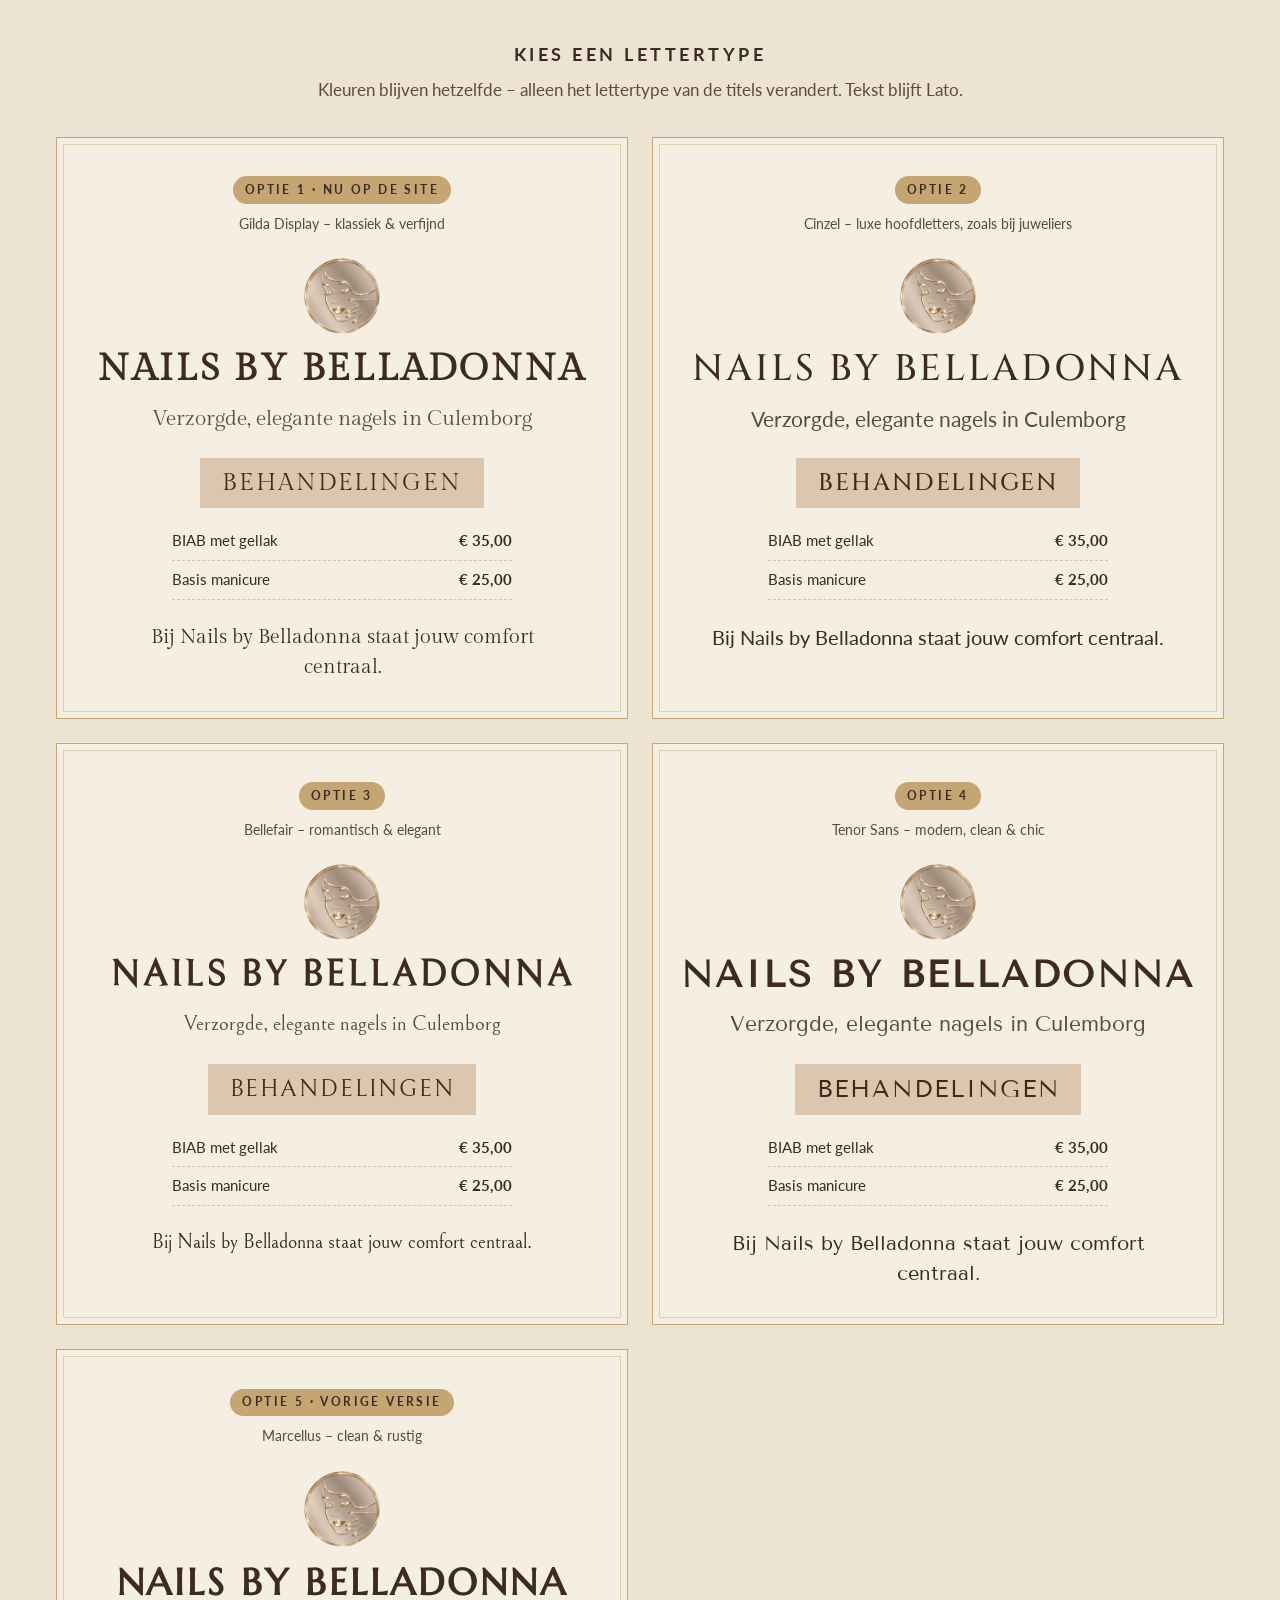
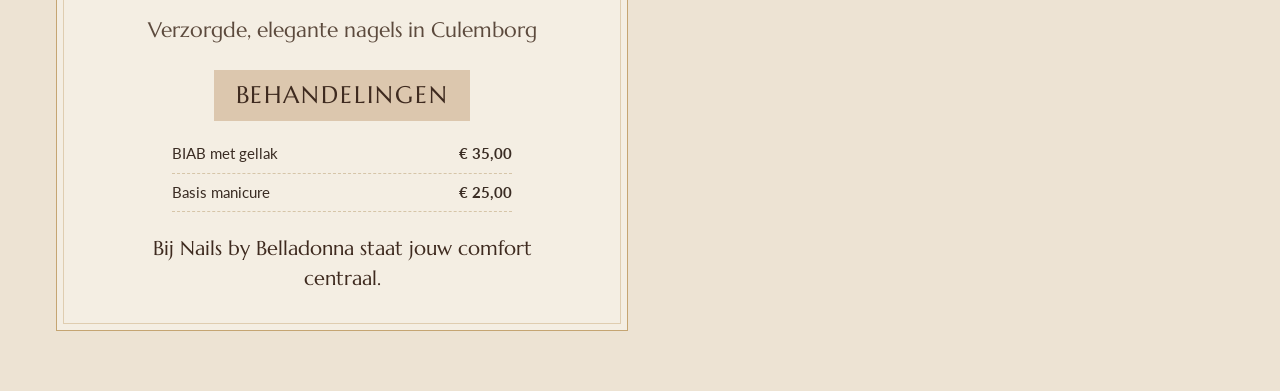
<file: fontes.html>
<!doctype html>
<html lang="nl">
<head>
<meta charset="utf-8">
<meta name="viewport" content="width=device-width, initial-scale=1">
<title>Lettertype kiezen</title>
<meta name="robots" content="noindex, nofollow">
<link href="https://fonts.googleapis.com/css2?family=Gilda+Display&family=Cinzel:wght@400;500&family=Bellefair&family=Tenor+Sans&family=Marcellus&family=Lato:wght@400;700&display=swap" rel="stylesheet">
<style>
:root{--cream:#F4EEE3;--beige:#EDE3D3;--gold:#C5A572;--brush:#DCC7AE;--coral:#F08C8C;--text:#3A2C23;--heading:#3E2A1F;--text-2:#5C4A3D}
*{box-sizing:border-box}
body{margin:0;background:var(--beige);color:var(--text);font-family:Lato,Arial,sans-serif;font-size:17px;line-height:1.7}
header{text-align:center;padding:40px 16px 8px}
header h1{font-family:Lato;font-size:1.1rem;letter-spacing:.2em;text-transform:uppercase;margin:0}
header p{margin:6px 0 0;color:var(--text-2)}
.grid{display:grid;gap:24px;max-width:1200px;margin:24px auto 60px;padding:0 16px}
@media(min-width:900px){.grid{grid-template-columns:1fr 1fr}}
.opt{background:var(--cream);border:1px solid var(--gold);padding:36px 28px;position:relative;text-align:center}
.opt::before{content:"";position:absolute;inset:6px;border:1px solid rgba(197,165,114,.45);pointer-events:none}
.tag{display:inline-block;font-size:.75rem;font-weight:700;letter-spacing:.2em;text-transform:uppercase;background:var(--gold);padding:.3em 1em;border-radius:99px}
.fname{margin:8px 0 22px;color:var(--text-2);font-size:.9rem}
.opt img{width:76px;height:76px;border-radius:50%;margin:0 auto 14px;display:block}
.big{font-size:2.3rem;letter-spacing:.08em;text-transform:uppercase;line-height:1.15;color:var(--heading);margin:0}
.sub{font-size:1.3rem;color:var(--text-2);margin:10px 0 22px}
.sec{display:inline-block;font-size:1.5rem;letter-spacing:.08em;text-transform:uppercase;color:var(--heading);background:var(--brush);padding:.2em .9em;margin-bottom:14px}
.price{display:flex;justify-content:space-between;max-width:340px;margin:0 auto;border-bottom:1px dashed rgba(168,135,79,.4);padding:6px 0;font-size:.95rem;text-align:left}
.price b{font-weight:700}
.quote{font-size:1.25rem;line-height:1.5;color:var(--heading);margin:22px auto 0;max-width:460px}
.f1 .big,.f1 .sub,.f1 .sec,.f1 .quote{font-family:"Gilda Display",serif}
.f2 .big,.f2 .sec{font-family:Cinzel,serif;font-weight:500}
.f2 .sub,.f2 .quote{font-family:Lato,sans-serif}
.f3 .big,.f3 .sub,.f3 .sec,.f3 .quote{font-family:Bellefair,serif}
.f4 .big,.f4 .sub,.f4 .sec,.f4 .quote{font-family:"Tenor Sans",sans-serif}
.f5 .big,.f5 .sub,.f5 .sec,.f5 .quote{font-family:Marcellus,serif}
</style>
</head>
<body>
<header>
  <h1>Kies een lettertype</h1>
  <p>Kleuren blijven hetzelfde – alleen het lettertype van de titels verandert. Tekst blijft Lato.</p>
</header>
<div class="grid">
  <section class="opt f1"><span class="tag">Optie 1 · nu op de site</span><p class="fname">Gilda Display – klassiek & verfijnd</p>
    <img src="img/logo-icon.png" alt=""><h2 class="big">Nails by Belladonna</h2><p class="sub">Verzorgde, elegante nagels in Culemborg</p>
    <div class="sec">Behandelingen</div><div class="price"><span>BIAB met gellak</span><b>€ 35,00</b></div><div class="price"><span>Basis manicure</span><b>€ 25,00</b></div>
    <p class="quote">Bij Nails by Belladonna staat jouw comfort centraal.</p></section>
  <section class="opt f2"><span class="tag">Optie 2</span><p class="fname">Cinzel – luxe hoofdletters, zoals bij juweliers</p>
    <img src="img/logo-icon.png" alt=""><h2 class="big">Nails by Belladonna</h2><p class="sub">Verzorgde, elegante nagels in Culemborg</p>
    <div class="sec">Behandelingen</div><div class="price"><span>BIAB met gellak</span><b>€ 35,00</b></div><div class="price"><span>Basis manicure</span><b>€ 25,00</b></div>
    <p class="quote">Bij Nails by Belladonna staat jouw comfort centraal.</p></section>
  <section class="opt f3"><span class="tag">Optie 3</span><p class="fname">Bellefair – romantisch & elegant</p>
    <img src="img/logo-icon.png" alt=""><h2 class="big">Nails by Belladonna</h2><p class="sub">Verzorgde, elegante nagels in Culemborg</p>
    <div class="sec">Behandelingen</div><div class="price"><span>BIAB met gellak</span><b>€ 35,00</b></div><div class="price"><span>Basis manicure</span><b>€ 25,00</b></div>
    <p class="quote">Bij Nails by Belladonna staat jouw comfort centraal.</p></section>
  <section class="opt f4"><span class="tag">Optie 4</span><p class="fname">Tenor Sans – modern, clean & chic</p>
    <img src="img/logo-icon.png" alt=""><h2 class="big">Nails by Belladonna</h2><p class="sub">Verzorgde, elegante nagels in Culemborg</p>
    <div class="sec">Behandelingen</div><div class="price"><span>BIAB met gellak</span><b>€ 35,00</b></div><div class="price"><span>Basis manicure</span><b>€ 25,00</b></div>
    <p class="quote">Bij Nails by Belladonna staat jouw comfort centraal.</p></section>
  <section class="opt f5"><span class="tag">Optie 5 · vorige versie</span><p class="fname">Marcellus – clean & rustig</p>
    <img src="img/logo-icon.png" alt=""><h2 class="big">Nails by Belladonna</h2><p class="sub">Verzorgde, elegante nagels in Culemborg</p>
    <div class="sec">Behandelingen</div><div class="price"><span>BIAB met gellak</span><b>€ 35,00</b></div><div class="price"><span>Basis manicure</span><b>€ 25,00</b></div>
    <p class="quote">Bij Nails by Belladonna staat jouw comfort centraal.</p></section>
</div>
</body>
</html>
</file>
<file: css/style.css>
:root{
  --cream:#F4EEE3;
  --beige:#EDE3D3;
  --gold:#C5A572;
  --gold-dark:#A8874F;
  --brush:#DCC7AE;
  --coral:#F08C8C;
  --text:#3A2C23;
  --heading:#7A4B27;
  --bronze-1:#6B4122;
  --bronze-2:#9C6B3D;
  --espresso:#3B2E26;
  --text-2:#5C4A3D;
  --serif:"Cormorant Garamond","Cormorant",Garamond,Georgia,serif;
  --sans:"Lato","Helvetica Neue",Arial,system-ui,sans-serif;
  --radius:4px;
  --shadow:0 10px 30px -12px rgba(90,70,40,.25);
  --header-h:72px;
}
*,*::before,*::after{box-sizing:border-box}
html{scroll-behavior:smooth;scroll-padding-top:calc(var(--header-h) + 8px)}
body{
  margin:0;
  font-family:var(--sans);
  font-size:17px;
  line-height:1.7;
  color:var(--text);
  background-color:var(--cream);
  /* lichte papiertextuur */
  background-image:url("data:image/svg+xml,%3Csvg xmlns='http://www.w3.org/2000/svg' width='240' height='240'%3E%3Cfilter id='n'%3E%3CfeTurbulence type='fractalNoise' baseFrequency='.85' numOctaves='3' stitchTiles='stitch'/%3E%3CfeColorMatrix values='0 0 0 0 .45 0 0 0 0 .38 0 0 0 0 .28 0 0 0 .06 0'/%3E%3C/filter%3E%3Crect width='100%25' height='100%25' filter='url(%23n)'/%3E%3C/svg%3E");
  -webkit-font-smoothing:antialiased;
}
img,svg{display:block;max-width:100%}
a{color:inherit}
h1,h2,h3{font-family:var(--serif);font-weight:500;color:var(--heading);letter-spacing:.01em;text-transform:none;line-height:1.05;margin:0}
p{margin:0 0 1em}
.container{width:100%;max-width:1120px;margin:0 auto;padding:0 16px}
.skip{position:absolute;left:-999px;top:8px;background:var(--text);color:var(--cream);padding:8px 14px;z-index:100}
.skip:focus{left:8px}
:focus-visible{outline:2px solid var(--gold-dark);outline-offset:3px}

/* ---------- Knoppen ---------- */
.btn{
  display:inline-flex;align-items:center;justify-content:center;gap:.6em;
  font-family:var(--sans);font-weight:600;font-size:.82rem;letter-spacing:.14em;text-transform:uppercase;
  text-decoration:none;padding:.95em 1.7em;border-radius:999px;border:1px solid var(--gold-dark);
  background:var(--gold);color:var(--text);cursor:pointer;
  transition:background .3s,color .3s,transform .3s,box-shadow .3s;
}
.btn:hover{background:var(--gold-dark);color:#fff;transform:translateY(-2px);box-shadow:var(--shadow)}
.btn svg{width:1.2em;height:1.2em;flex:none}
.btn--outline{background:transparent}
.btn--outline:hover{background:var(--text);border-color:var(--text);color:var(--cream)}
.btn--lg{font-size:.9rem;padding:1.15em 2.2em}

/* ---------- Header ---------- */
.header{
  position:fixed;inset:0 0 auto;z-index:50;height:var(--header-h);
  background:rgba(244,238,227,.92);backdrop-filter:blur(8px);-webkit-backdrop-filter:blur(8px);
  border-bottom:1px solid rgba(197,165,114,.45);
}
.header .container{height:100%;display:flex;align-items:center;justify-content:space-between;gap:16px}
.brand{display:flex;align-items:center;gap:12px;text-decoration:none}
.brand .logo{width:46px;height:46px;flex:none}
.brand span{font-family:var(--serif);font-weight:600;color:var(--heading);font-size:1.3rem;letter-spacing:.02em;line-height:1.05;text-transform:none}
.nav{display:none}
.nav ul{list-style:none;margin:0;padding:0;display:flex;gap:24px}
.nav a{text-decoration:none;font-size:.82rem;font-weight:700;letter-spacing:.14em;text-transform:uppercase;position:relative;padding:4px 0;white-space:nowrap}
.nav a::after{content:"";position:absolute;left:0;right:0;bottom:-2px;height:1px;background:var(--gold-dark);transform:scaleX(0);transition:transform .3s}
.nav a:hover::after{transform:scaleX(1)}
.header .btn{display:none;padding:.75em 1.3em;font-size:.72rem;white-space:nowrap}
.menu-toggle{
  width:44px;height:44px;border:1px solid var(--gold);border-radius:50%;background:transparent;cursor:pointer;
  display:grid;place-items:center;color:var(--text);
}
.menu-toggle span,.menu-toggle span::before,.menu-toggle span::after{display:block;width:18px;height:1.5px;background:currentColor;position:relative;transition:transform .3s,background .3s}
.menu-toggle span::before,.menu-toggle span::after{content:"";position:absolute;left:0}
.menu-toggle span::before{top:-6px}.menu-toggle span::after{top:6px}
.menu-open .menu-toggle span{background:transparent}
.menu-open .menu-toggle span::before{transform:translateY(6px) rotate(45deg)}
.menu-open .menu-toggle span::after{transform:translateY(-6px) rotate(-45deg)}
.menu-open .nav{
  display:block;position:fixed;top:var(--header-h);left:0;right:0;background:var(--cream);
  border-bottom:1px solid var(--gold);padding:24px 16px 32px;box-shadow:var(--shadow);
}
.menu-open .nav ul{flex-direction:column;align-items:center;gap:18px}
.menu-open .nav a{font-size:.95rem}
.nav .nav-cta{margin-top:8px}
@media (min-width:1100px){
  .menu-toggle{display:none}
  .nav{display:block}
  .nav .nav-cta{display:none}
  .header .btn{display:inline-flex}
  .brand span{font-size:1.15rem}
}

/* ---------- Gouden kader & secties ---------- */
section{padding:72px 0}
.frame{position:relative;border:1px solid var(--gold);padding:48px 20px;background:rgba(244,238,227,.5)}
.frame::before{content:"";position:absolute;inset:6px;border:1px solid rgba(197,165,114,.45);pointer-events:none}
@media (min-width:768px){section{padding:96px 0}.frame{padding:64px 48px}}
.alt{background:var(--beige)}
.section-head{text-align:center;margin-bottom:40px}
.eyebrow{display:block;font-size:.78rem;font-weight:700;letter-spacing:.26em;text-transform:uppercase;color:var(--text-2);margin-bottom:10px}
.section-head h2{font-size:clamp(2.6rem,7vw,3.8rem)}
.section-head p{max-width:560px;margin:14px auto 0;color:var(--text-2)}

/* Verdeler met takje */
.divider{display:flex;align-items:center;justify-content:center;gap:14px;margin:18px auto 0;max-width:320px;color:var(--gold)}
.divider::before,.divider::after{content:"";flex:1;height:1px;background:linear-gradient(90deg,transparent,var(--gold))}
.divider::after{transform:scaleX(-1)}
.divider svg{width:64px;height:22px;flex:none}

/* Penseelstreek achter titels */
.brush{
  display:inline-block;position:relative;padding:.35em 1.1em;z-index:0;
}
.brush::before{
  content:"";position:absolute;inset:0 -4px;z-index:-1;
  background:url("data:image/svg+xml,%3Csvg xmlns='http://www.w3.org/2000/svg' viewBox='0 0 300 60' preserveAspectRatio='none'%3E%3Cpath fill='%23DCC7AE' d='M6 14c30-9 70-6 108-8 44-2 96-4 140 0 18 2 34 3 42 8 4 6 0 11 2 17-1 7 2 12-4 17-24 6-58 5-94 6-50 1-102 3-150 0-16-1-36-1-46-6-5-6 0-11-2-17 0-6-4-12 4-17z'/%3E%3Cpath fill='%23DCC7AE' opacity='.55' d='M2 26c40-4 90 2 140-2s110-2 156 1l-2 6c-50 1-100 3-150 1S40 30 4 33z'/%3E%3C/svg%3E") center/100% 100% no-repeat;
}

/* ---------- Hero ---------- */
.hero{position:relative;min-height:100vh;min-height:100svh;display:flex;align-items:center;justify-content:center;text-align:center;color:#fff;overflow:hidden;padding:calc(var(--header-h) + 40px) 0 90px;background:#2a2622}
.hero-media{position:absolute;inset:0;background:#2a2622}
.hero-vid{position:absolute;inset:0;width:100%;height:100%;object-fit:cover;filter:grayscale(1) contrast(1.05) brightness(.92);opacity:0;transition:opacity 1.2s ease}
.hero-vid.is-active{opacity:1}
.hero-shade{position:absolute;inset:0;background:linear-gradient(180deg,rgba(20,16,12,.55) 0%,rgba(20,16,12,.25) 40%,rgba(20,16,12,.55) 100%)}
.hero-content{position:relative;z-index:1}
.hero-kicker{font-family:var(--serif);font-weight:500;font-size:clamp(1.4rem,3.6vw,2rem);letter-spacing:.04em;margin:0 0 6px;color:#fff;opacity:.92}
.hero h1{font-size:clamp(3.4rem,12vw,6.6rem);letter-spacing:.01em;line-height:.95;color:#fff;font-weight:500;text-shadow:0 2px 24px rgba(0,0,0,.25)}
.hero h1 .h1-small{display:block;font-size:.48em;line-height:1.15;font-weight:500}
.hero .rule{width:140px;height:1px;background:rgba(255,255,255,.75);margin:24px auto 0}
.hero .sub{font-family:var(--sans);font-weight:400;font-size:clamp(.82rem,2.4vw,.95rem);letter-spacing:.32em;text-transform:uppercase;color:rgba(255,255,255,.92);margin:18px 0 0}
.hero-actions{margin-top:34px;display:flex;justify-content:center;flex-wrap:wrap;gap:12px}
.btn--light{background:#fff;color:var(--text);border-color:#fff}
.btn--light:hover{background:var(--gold);border-color:var(--gold);color:var(--text)}
.hero .note{margin:18px 0 0;font-size:.75rem;letter-spacing:.24em;text-transform:uppercase;color:rgba(255,255,255,.8)}
.hero-scroll{position:absolute;left:50%;bottom:26px;width:26px;height:42px;margin-left:-13px;border:1px solid rgba(255,255,255,.7);border-radius:14px;z-index:1}
.hero-scroll::after{content:"";position:absolute;left:50%;top:9px;width:3px;height:8px;margin-left:-1.5px;border-radius:2px;background:#fff;animation:scrollDot 1.8s infinite}
@keyframes scrollDot{0%{opacity:0;transform:translateY(0)}40%{opacity:1}100%{opacity:0;transform:translateY(12px)}}

/* Header transparant boven de video */
.has-hero .header:not(.scrolled){background:transparent;border-bottom-color:transparent;backdrop-filter:none;-webkit-backdrop-filter:none}
.has-hero:not(.menu-open) .header:not(.scrolled) .brand span,
.has-hero:not(.menu-open) .header:not(.scrolled) .nav a{color:#fff}
.has-hero:not(.menu-open) .header:not(.scrolled) .nav a::after{background:#fff}
.has-hero:not(.menu-open) .header:not(.scrolled) .menu-toggle{color:#fff;border-color:rgba(255,255,255,.7)}
.has-hero.menu-open .header{background:var(--cream)}
.header{transition:background .4s,border-color .4s}
img.logo{border-radius:50%;object-fit:cover}

/* ---------- Behandelingen ---------- */
.services{display:grid;gap:24px;max-width:560px;margin:0 auto}
@media (min-width:920px){.services{grid-template-columns:repeat(3,1fr);max-width:none}}
.card{
  background:var(--cream);border:1px solid rgba(197,165,114,.6);border-radius:var(--radius);
  padding:36px 24px 28px;text-align:center;position:relative;transition:transform .4s,box-shadow .4s;
}
.card:hover{transform:translateY(-6px);box-shadow:var(--shadow)}
.card h3{font-size:1.9rem;margin-bottom:20px}
.price-list{list-style:none;margin:0;padding:0;text-align:left}
.price-list li{display:flex;align-items:baseline;gap:10px;padding:10px 0;border-bottom:1px dashed rgba(168,135,79,.4);font-size:.93rem}
.price-list li:last-child{border-bottom:0}
.price-list li::before{content:"";width:7px;height:7px;border-radius:50%;background:var(--coral);flex:none;transform:translateY(-2px)}
.price-list .name{flex:1}
.price-list .price{font-family:var(--sans);font-weight:600;font-size:.95rem;font-variant-numeric:lining-nums tabular-nums;white-space:nowrap;color:var(--text)}
.services-note{text-align:center;margin-top:36px;color:var(--text-2);font-size:.9rem}

/* ---------- Galerij ---------- */
.gallery{display:grid;grid-template-columns:1fr;gap:16px;max-width:420px;margin:0 auto}
@media (min-width:640px){.gallery{grid-template-columns:repeat(3,1fr);gap:18px;max-width:none}}
.gallery figure{margin:0;position:relative;overflow:hidden;border-radius:var(--radius);aspect-ratio:1/1;border:1px solid var(--gold);background:var(--beige)}
.gallery figure::before{content:"";position:absolute;inset:6px;border:1px solid rgba(244,238,227,.75);z-index:1;pointer-events:none}
.gallery figure > svg,.gallery figure > img{width:100%;height:100%;object-fit:cover;transition:transform .7s cubic-bezier(.2,.7,.2,1),filter .7s}
.gallery figcaption{
  position:absolute;inset:auto 0 0;padding:28px 12px 12px;text-align:center;
  font-size:.72rem;font-weight:600;letter-spacing:.18em;text-transform:uppercase;color:var(--cream);
  background:linear-gradient(transparent,rgba(59,46,38,.72));opacity:0;transform:translateY(8px);transition:opacity .5s,transform .5s;
}
.gallery figure:hover > svg,.gallery figure:hover > img{transform:scale(1.07);filter:saturate(1.08)}
.gallery figure:hover figcaption,.gallery figure:focus-within figcaption{opacity:1;transform:none}
@media (hover:none){.gallery figcaption{opacity:1;transform:none}}

/* ---------- De salon ---------- */
.salon-grid{display:grid;grid-template-columns:repeat(2,1fr);gap:12px}
@media (min-width:760px){.salon-grid{grid-template-columns:repeat(3,1fr);gap:18px}}
.salon-grid figure{margin:0;position:relative;overflow:hidden;border-radius:var(--radius);aspect-ratio:3/4;border:1px solid var(--gold);background:var(--beige)}
.salon-grid figure::before{content:"";position:absolute;inset:6px;border:1px solid rgba(244,238,227,.75);z-index:1;pointer-events:none}
.salon-grid img{width:100%;height:100%;object-fit:cover;transition:transform .8s cubic-bezier(.2,.7,.2,1)}
.salon-grid figure:hover img{transform:scale(1.05)}
.salon-grid figcaption{position:absolute;inset:auto 0 0;padding:28px 10px 14px;text-align:center;font-size:.72rem;font-weight:600;letter-spacing:.18em;text-transform:uppercase;color:#fff;background:linear-gradient(transparent,rgba(59,46,38,.7))}
.hero-visual .circle img,.about .portrait .circle img{width:100%;height:100%;object-fit:cover}

/* ---------- Over mij ---------- */
.about{display:grid;gap:40px;align-items:center}
.about .portrait{max-width:300px;margin:0 auto;width:100%;position:relative}
.about .portrait .circle{border-radius:50%;overflow:hidden;aspect-ratio:1;box-shadow:var(--shadow)}
.about .portrait::after{content:"";position:absolute;inset:-12px;border:1px solid var(--gold);border-radius:50%}
.about blockquote{margin:0;font-family:var(--serif);font-size:clamp(1.25rem,3.2vw,1.6rem);font-weight:400;line-height:1.55;color:var(--heading)}
.about .sign{margin-top:22px;font-family:var(--serif);font-style:normal;letter-spacing:.06em;font-size:1.3rem;color:var(--text-2)}
.about .text{text-align:center}
@media (min-width:820px){.about{grid-template-columns:1fr 1.4fr;gap:64px}.about .text{text-align:left}.about .divider{margin-left:0}}

/* ---------- Hoe werkt het ---------- */
.steps{list-style:none;margin:0;padding:0;display:grid;gap:36px;counter-reset:s}
@media (min-width:760px){.steps{grid-template-columns:repeat(3,1fr);gap:28px}}
.steps li{text-align:center;position:relative;counter-increment:s}
.steps .icon{width:88px;height:88px;margin:0 auto 18px;border-radius:50%;border:1px solid var(--gold);display:grid;place-items:center;position:relative;background:var(--cream)}
.steps .icon svg{width:38px;height:38px;color:var(--gold-dark)}
.steps .icon::after{
  content:counter(s);position:absolute;top:-4px;right:-4px;width:28px;height:28px;border-radius:50%;
  background:var(--gold);color:var(--text);font-family:var(--serif);font-weight:400;font-size:1rem;display:grid;place-items:center;
}
.steps h3{font-size:1.5rem;letter-spacing:.01em;max-width:260px;margin:0 auto}
@media (min-width:760px){
  .steps li:not(:last-child)::before{content:"";position:absolute;top:44px;left:calc(50% + 60px);right:calc(-50% + 60px);height:1px;background:linear-gradient(90deg,var(--gold),transparent)}
}

/* ---------- Afspraakformulier ---------- */

.booking{max-width:620px;margin:0 auto;display:flex;flex-direction:column;gap:18px}
.field{display:flex;flex-direction:column;gap:6px;min-width:0}
.field-row{display:grid;gap:18px}
@media (min-width:600px){.field-row{grid-template-columns:1fr 1fr}}
.field label{font-size:.74rem;font-weight:600;letter-spacing:.18em;text-transform:uppercase;color:var(--text-2)}
.field label span{color:#B4545A}
.field label .opt{color:var(--text-2);font-weight:500;letter-spacing:.05em;text-transform:none}
.field input,.field select,.field textarea{
  width:100%;font:inherit;font-size:1rem;color:var(--text);background:var(--cream);
  border:1px solid var(--gold);border-radius:var(--radius);padding:.8em 1em;min-height:50px;
  transition:border-color .3s,box-shadow .3s;-webkit-appearance:none;appearance:none;
}
.field select{
  background-image:url("data:image/svg+xml,%3Csvg xmlns='http://www.w3.org/2000/svg' viewBox='0 0 12 8'%3E%3Cpath d='M1 1l5 5 5-5' fill='none' stroke='%23A8874F' stroke-width='1.5'/%3E%3C/svg%3E");
  background-repeat:no-repeat;background-position:right 1em center;background-size:12px;padding-right:2.6em;
}
.field textarea{resize:vertical;min-height:96px}
.field input::placeholder,.field textarea::placeholder{color:#8C8274}
.field input:focus,.field select:focus,.field textarea:focus{outline:none;border-color:var(--gold-dark);box-shadow:0 0 0 3px rgba(197,165,114,.3)}
.field.invalid input,.field.invalid select{border-color:#B4545A}
.error{margin:0;font-size:.82rem;color:#A3424A;min-height:0}
.error:empty{display:none}
.booking .btn{align-self:center;margin-top:8px}
.form-note{text-align:center;font-size:.85rem;color:var(--text-2);margin:0}

/* ---------- Contact ---------- */
.contact{display:grid;gap:32px}
@media (min-width:860px){.contact{grid-template-columns:1fr 1.25fr;gap:48px;align-items:stretch}}
.contact-info{display:flex;flex-direction:column;gap:22px}
.info-row{display:flex;gap:16px;align-items:flex-start}
.info-row .ic{width:46px;height:46px;flex:none;border-radius:50%;border:1px solid var(--gold);display:grid;place-items:center;color:var(--gold-dark)}
.info-row .ic svg{width:20px;height:20px}
.info-row strong{display:block;font-size:.72rem;letter-spacing:.2em;text-transform:uppercase;color:var(--text-2);font-weight:600}
.info-row a,.info-row span{font-size:1.02rem;text-decoration:none}
.info-row a:hover{text-decoration:underline;text-decoration-color:var(--gold)}
.badge{align-self:flex-start;display:inline-flex;align-items:center;gap:8px;padding:.5em 1.1em;border:1px solid var(--gold);border-radius:999px;font-size:.75rem;letter-spacing:.18em;text-transform:uppercase}
.badge::before{content:"";width:6px;height:6px;border-radius:50%;background:var(--coral)}
.map{border:1px solid var(--gold);padding:6px;background:var(--cream);min-height:320px;display:flex}
.map iframe{border:0;width:100%;min-height:306px;flex:1;filter:sepia(.25) saturate(.85)}
.contact-cta{text-align:center;margin-top:40px}

/* ---------- Footer ---------- */
.footer{background:var(--espresso);color:var(--beige);padding:56px 0 100px;text-align:center}
.footer .logo{width:64px;height:64px;margin:0 auto 14px}
.footer .name{font-family:var(--serif);font-weight:500;letter-spacing:.02em;text-transform:none;font-size:1.8rem;color:var(--cream)}
.footer ul{list-style:none;padding:0;margin:22px 0;display:flex;flex-direction:column;gap:8px;font-size:.92rem}
.footer a{text-decoration:none;color:var(--beige)}
.footer a:hover{color:var(--gold)}
.footer .social{display:inline-flex;align-items:center;gap:8px}
.footer .social svg{width:18px;height:18px}
.footer .copy{font-size:.78rem;letter-spacing:.12em;color:#B8AD9C;border-top:1px solid rgba(197,165,114,.3);padding-top:20px;margin-top:10px}
@media (min-width:720px){.footer ul{flex-direction:row;justify-content:center;gap:32px}}

/* ---------- Zwevende WhatsApp-knop ---------- */
.wa-float{
  position:fixed;right:18px;bottom:18px;z-index:60;width:60px;height:60px;border-radius:50%;
  background:#25D366;color:#fff;display:grid;place-items:center;box-shadow:0 8px 24px rgba(0,0,0,.25);
  transition:transform .3s;border:3px solid var(--cream);
}
.wa-float:hover{transform:scale(1.08)}
.wa-float svg{width:30px;height:30px}
.wa-float::after{content:"";position:absolute;inset:-3px;border-radius:50%;border:2px solid #25D366;animation:pulse 2.4s infinite}
@keyframes pulse{0%{transform:scale(1);opacity:.7}100%{transform:scale(1.5);opacity:0}}

/* ---------- Fade-in ---------- */
.reveal{opacity:0;transform:translateY(24px);transition:opacity .9s ease,transform .9s ease}
.reveal.visible{opacity:1;transform:none}
.reveal.d1{transition-delay:.12s}.reveal.d2{transition-delay:.24s}.reveal.d3{transition-delay:.36s}
@media (prefers-reduced-motion:reduce){
  html{scroll-behavior:auto}
  .reveal{opacity:1;transform:none;transition:none}
  .wa-float::after{animation:none}
  *{transition-duration:.01ms!important}
}
.no-js .reveal{opacity:1;transform:none}
[data-art] svg,[data-art] img{width:100%;height:100%;object-fit:cover}

/* ---------- Subpagina's ---------- */
.page-top{padding-top:calc(var(--header-h) + 56px)}
.section-head h1{font-size:clamp(2.8rem,8vw,4.2rem)}
.nav a[aria-current="page"]::after{transform:scaleX(1)}
.cta-box{text-align:center}
.cta-box h2{font-size:clamp(2.2rem,6vw,3.2rem)}
.cta-box p{max-width:520px;margin:18px auto 28px;color:var(--text-2)}
.cta-actions{display:flex;flex-wrap:wrap;gap:14px;justify-content:center}
</file>
